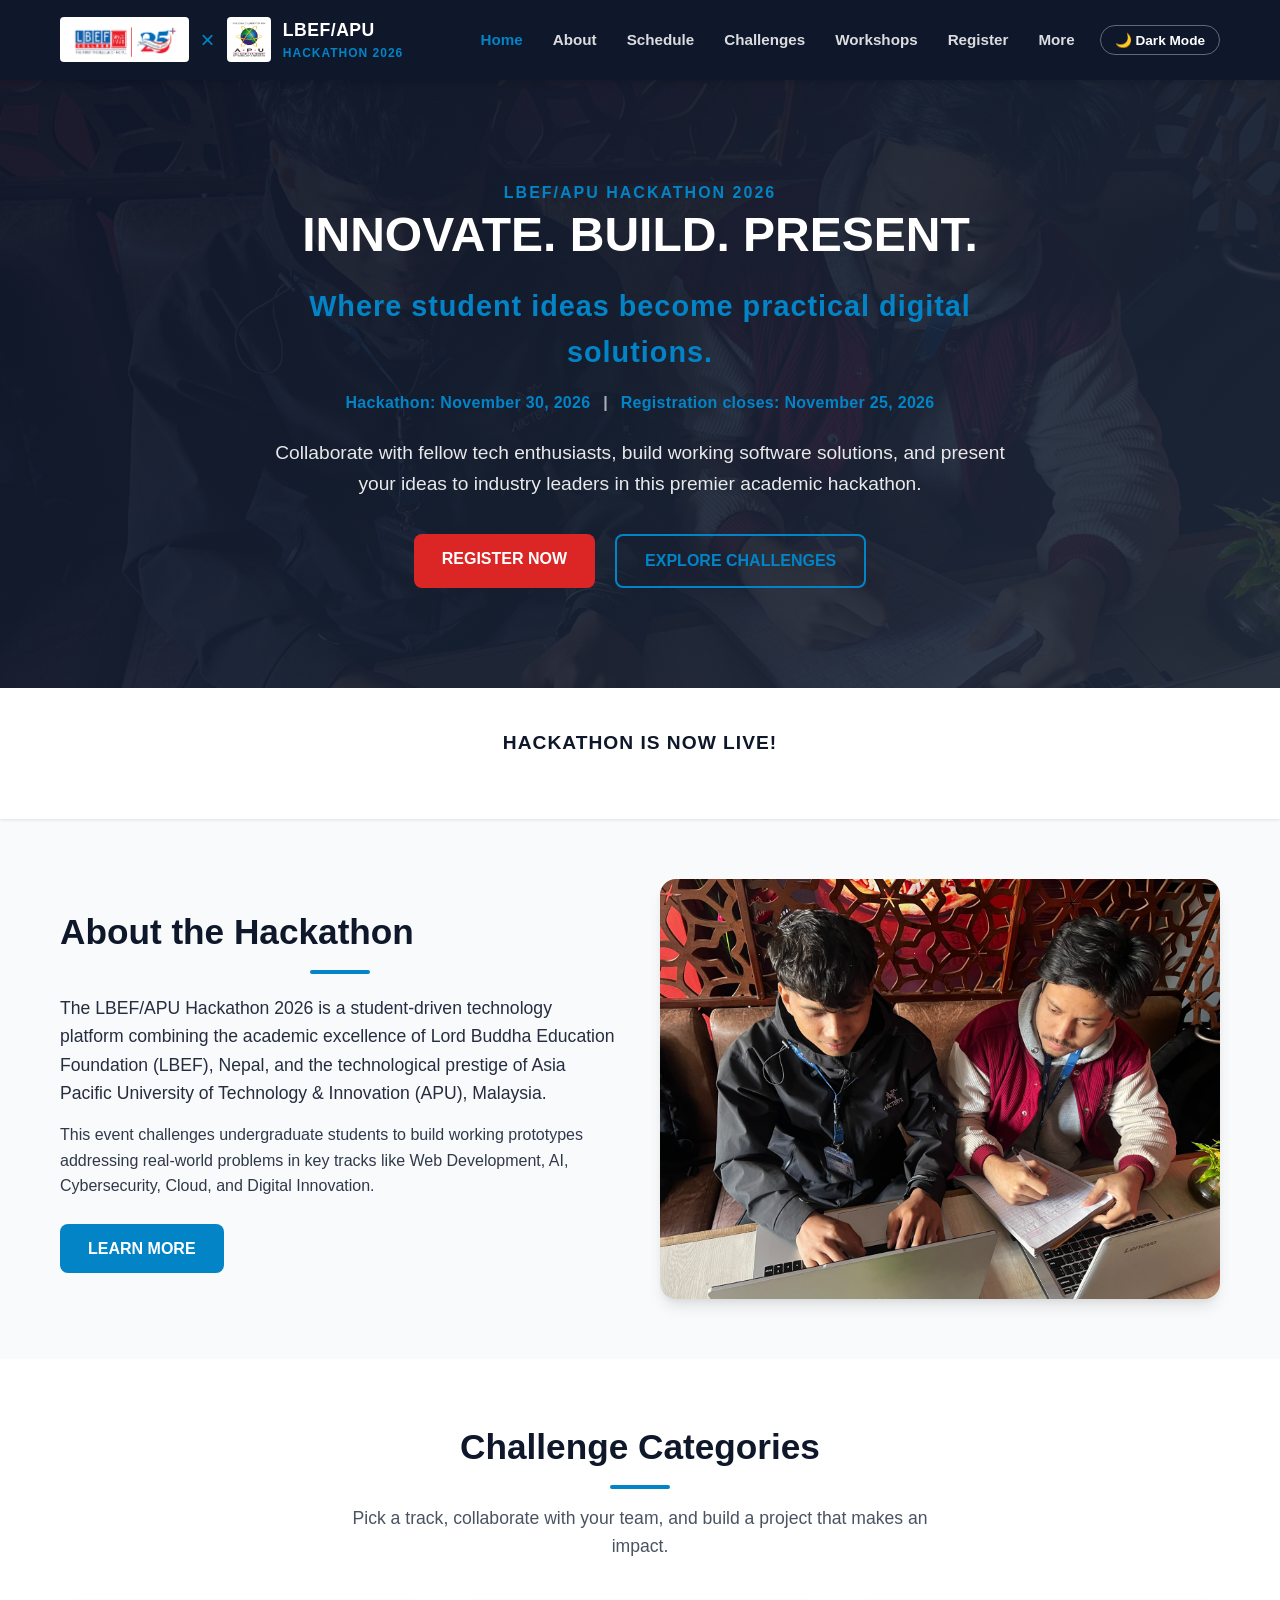
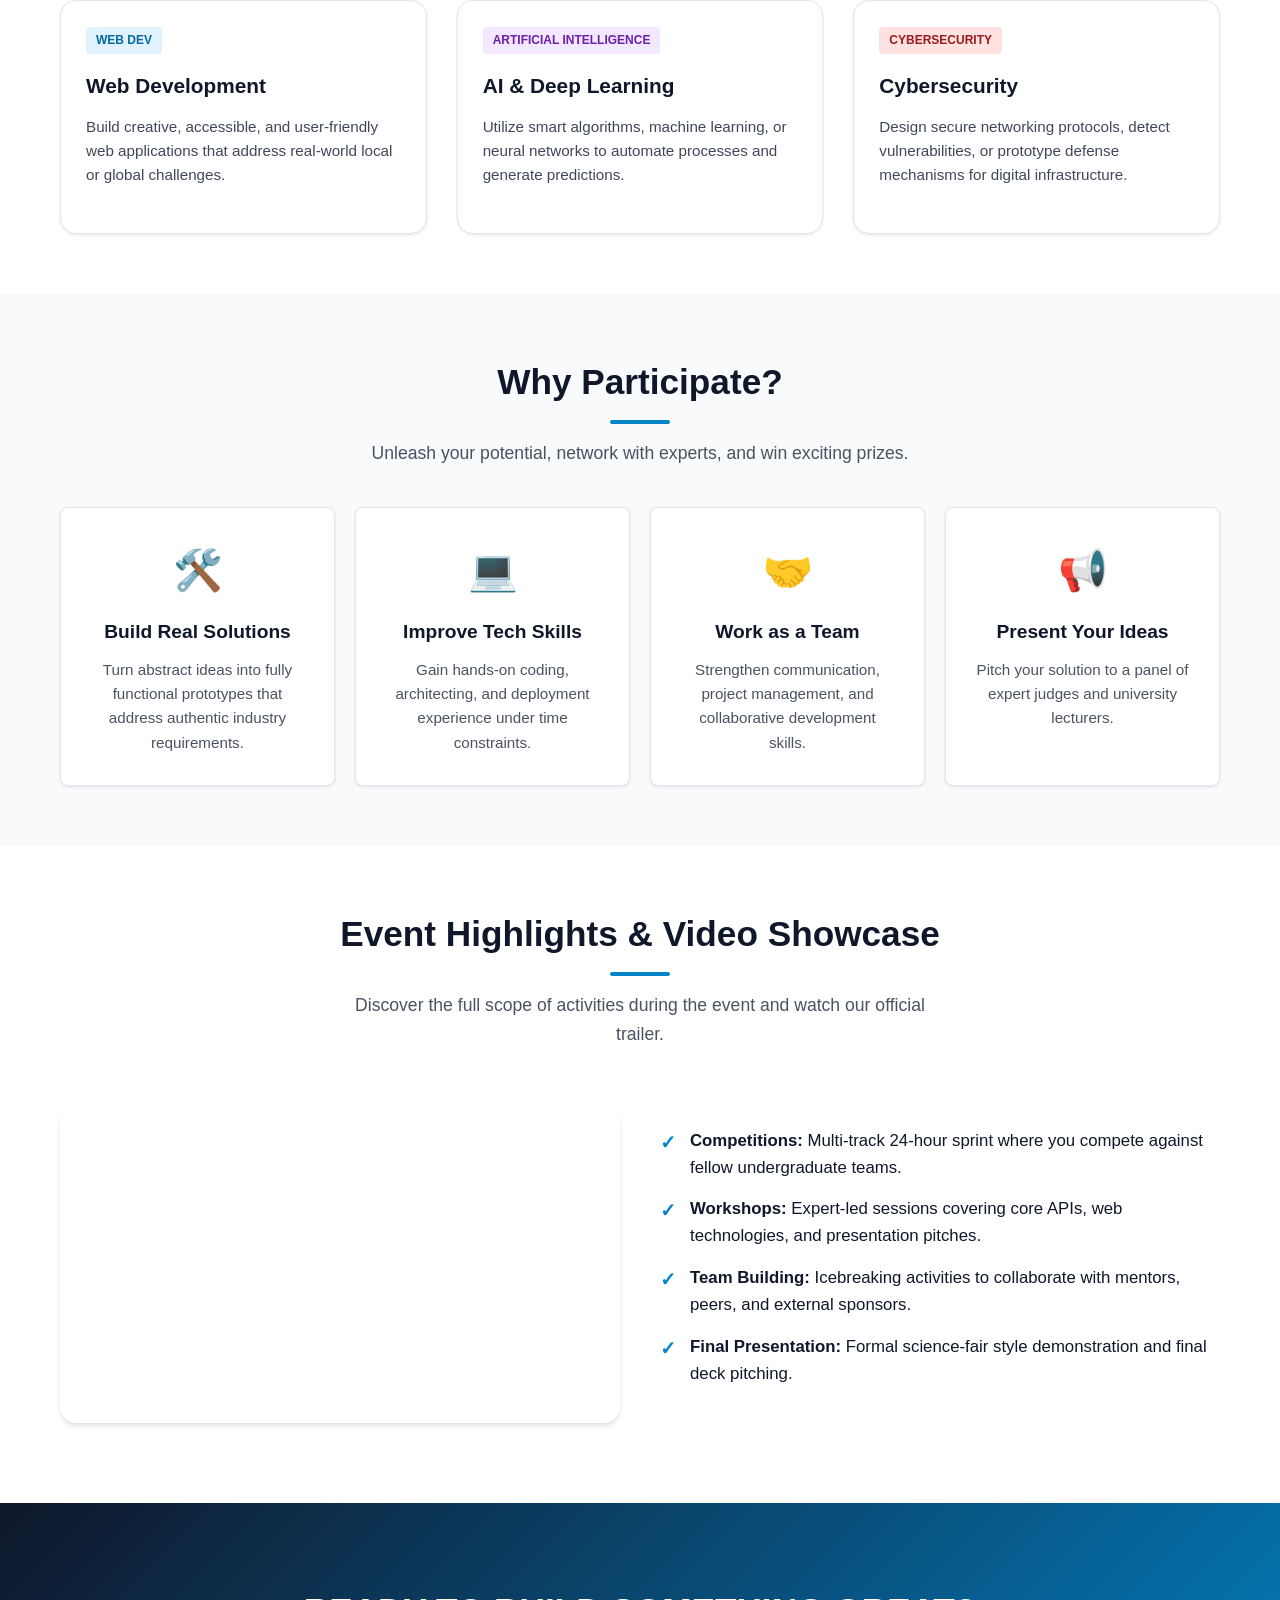
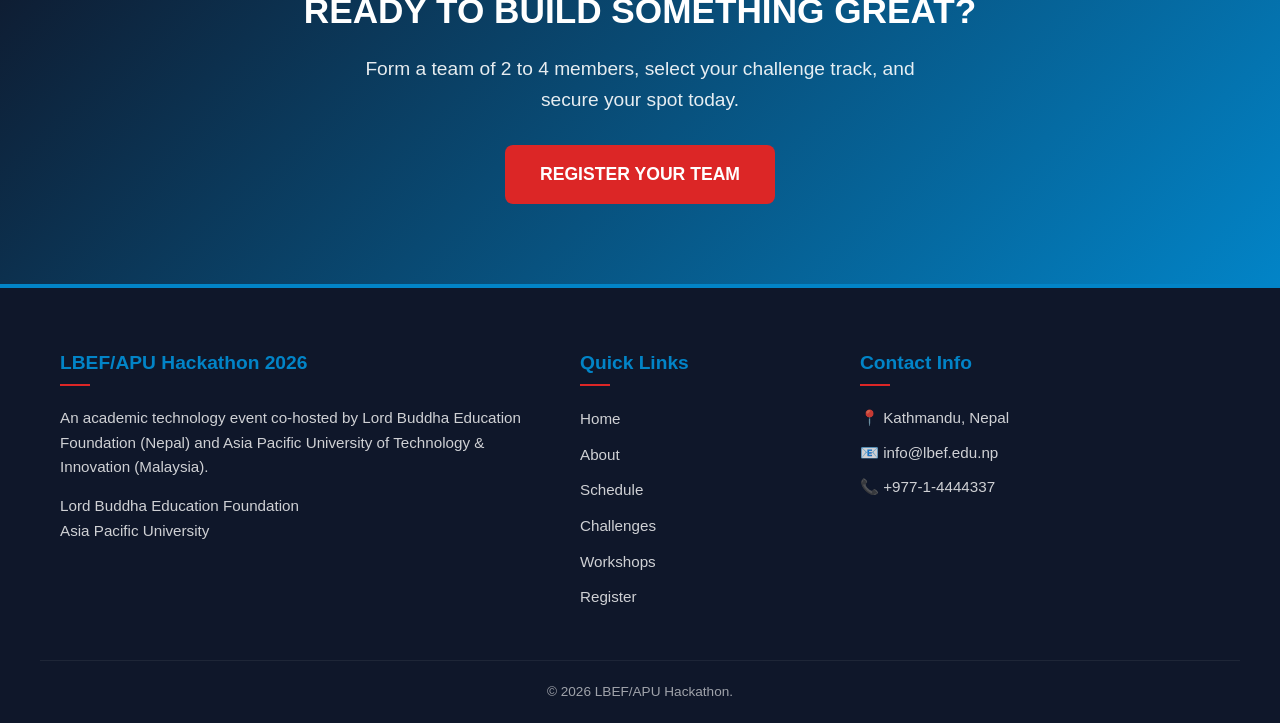
<file: index.html>
<!DOCTYPE html>
<html lang="en">
<head>
    <meta charset="UTF-8">
    <meta name="viewport" content="width=device-width, initial-scale=1.0">
    <title>Home | LBEF/APU Hackathon 2026</title>
    <meta name="description" content="Official LBEF/APU Student Hackathon website. Innovate, Build, and Present practical digital solutions.">
    <link rel="stylesheet" href="css/style.css">
</head>
<body>

    <!-- Header Navigation -->
    <header>
        <div class="container header-container">
            <a href="index.html" class="branding" id="brandingLogo">
                <img src="images/logo/lbef_logo.webp" alt="LBEF Logo" class="logo-img">
                <span class="logo-divider">×</span>
                <img src="images/logo/apu_logo.webp" alt="APU Logo" class="logo-img">
                <div class="branding-text">
                    <span class="branding-title">LBEF/APU</span>
                    <span class="branding-subtitle">Hackathon 2026</span>
                </div>
            </a>
            <button class="hamburger" id="hamburgerToggle" aria-label="Toggle Menu">
                <span></span>
                <span></span>
                <span></span>
            </button>
            <ul class="nav-menu" id="navMenu">
                <li class="nav-item"><a href="index.html" class="nav-link active" id="nav-home">Home</a></li>
                <li class="nav-item"><a href="about.html" class="nav-link" id="nav-about">About</a></li>
                <li class="nav-item"><a href="schedule.html" class="nav-link" id="nav-schedule">Schedule</a></li>
                <li class="nav-item"><a href="challenges.html" class="nav-link" id="nav-challenges">Challenges</a></li>
                <li class="nav-item"><a href="workshops.html" class="nav-link" id="nav-workshops">Workshops</a></li>
                <li class="nav-item"><a href="register.html" class="nav-link" id="nav-register">Register</a></li>
                <li class="nav-item dropdown">
                    <a href="#" class="nav-link dropdown-toggle">More</a>
                    <ul class="dropdown-menu">
                        <li><a href="rules.html" class="nav-link" id="nav-rules">Rules</a></li>
                        <li><a href="resources.html" class="nav-link" id="nav-resources">Resources</a></li>
                        <li><a href="gallery.html" class="nav-link" id="nav-gallery">Gallery</a></li>
                        <li><a href="news.html" class="nav-link" id="nav-news">News</a></li>
                        <li><a href="faq.html" class="nav-link" id="nav-faq">FAQ</a></li>
                        <li><a href="contact.html" class="nav-link" id="nav-contact">Contact</a></li>
                        <li><a href="sponsors.html" class="nav-link" id="nav-sponsors">Sponsors</a></li>
                        <li><a href="feedback.html" class="nav-link" id="nav-feedback">Feedback</a></li>
                    </ul>
                </li>
                <li class="nav-item"><button class="theme-toggle-btn" id="themeToggleBtn" aria-label="Toggle theme">🌙 Dark Mode</button></li>
            </ul>
        </div>
    </header>

    <!-- Hero Section -->
    <section class="hero">
        <div class="container hero-content">
            <span class="hero-tagline">LBEF/APU HACKATHON 2026</span>
            <h1>INNOVATE. BUILD. PRESENT.</h1>
            <p class="hero-motto">Where student ideas become practical digital solutions.</p>
            <p class="event-dates">Hackathon: November 30, 2026 <span aria-hidden="true">|</span> Registration closes: November 25, 2026</p>
            <p class="hero-desc">Collaborate with fellow tech enthusiasts, build working software solutions, and present your ideas to industry leaders in this premier academic hackathon.</p>
            <div class="hero-actions">
                <a href="register.html" class="btn btn-accent">REGISTER NOW</a>
                <a href="challenges.html" class="btn btn-outline">EXPLORE CHALLENGES</a>
            </div>
        </div>
    </section>

    <!-- Countdown Timer -->
    <section class="countdown-section">
        <div class="container">
            <h2 class="countdown-title" id="countdownTitle">HACKATHON STARTS IN</h2>
            <div class="countdown-grid" id="countdownGrid">
                <div class="countdown-card">
                    <span class="countdown-number" id="timerDays">00</span>
                    <span class="countdown-label">Days</span>
                </div>
                <div class="countdown-card">
                    <span class="countdown-number" id="timerHours">00</span>
                    <span class="countdown-label">Hours</span>
                </div>
                <div class="countdown-card">
                    <span class="countdown-number" id="timerMinutes">00</span>
                    <span class="countdown-label">Minutes</span>
                </div>
                <div class="countdown-card">
                    <span class="countdown-number" id="timerSeconds">00</span>
                    <span class="countdown-label">Seconds</span>
                </div>
            </div>
        </div>
    </section>

    <!-- About the Hackathon -->
    <section class="section">
        <div class="container grid-2">
            <div>
                <h2 class="section-title" style="text-align: left; margin-bottom: 20px;">About the Hackathon</h2>
                <p style="margin-bottom: 15px; font-size: 1.1rem; opacity: 0.9;">The LBEF/APU Hackathon 2026 is a student-driven technology platform combining the academic excellence of Lord Buddha Education Foundation (LBEF), Nepal, and the technological prestige of Asia Pacific University of Technology & Innovation (APU), Malaysia.</p>
                <p style="margin-bottom: 25px; opacity: 0.85;">This event challenges undergraduate students to build working prototypes addressing real-world problems in key tracks like Web Development, AI, Cybersecurity, Cloud, and Digital Innovation.</p>
                <a href="about.html" class="btn btn-primary">LEARN MORE</a>
            </div>
            <div>
                <img src="images/student.jpg" alt="Students collaborating on a laptop" style="border-radius: var(--border-radius-lg); box-shadow: var(--shadow-lg);">
            </div>
        </div>
    </section>

    <!-- Challenge Categories -->
    <section class="section" style="background-color: var(--white);">
        <div class="container">
            <h2 class="section-title">Challenge Categories</h2>
            <p class="section-subtitle">Pick a track, collaborate with your team, and build a project that makes an impact.</p>
            <div class="grid-3">
                <!-- Web Dev -->
                <div class="card">
                    <div class="card-body">
                        <span class="card-tag tag-web">Web Dev</span>
                        <h3>Web Development</h3>
                        <p>Build creative, accessible, and user-friendly web applications that address real-world local or global challenges.</p>
                    </div>
                </div>
                <!-- AI -->
                <div class="card">
                    <div class="card-body">
                        <span class="card-tag tag-ai">Artificial Intelligence</span>
                        <h3>AI & Deep Learning</h3>
                        <p>Utilize smart algorithms, machine learning, or neural networks to automate processes and generate predictions.</p>
                    </div>
                </div>
                <!-- Cyber -->
                <div class="card">
                    <div class="card-body">
                        <span class="card-tag tag-cyber">Cybersecurity</span>
                        <h3>Cybersecurity</h3>
                        <p>Design secure networking protocols, detect vulnerabilities, or prototype defense mechanisms for digital infrastructure.</p>
                    </div>
                </div>
            </div>
        </div>
    </section>

    <!-- Why Participate -->
    <section class="section">
        <div class="container">
            <h2 class="section-title">Why Participate?</h2>
            <p class="section-subtitle">Unleash your potential, network with experts, and win exciting prizes.</p>
            <div class="highlight-grid">
                <div class="highlight-card">
                    <div class="highlight-icon">🛠️</div>
                    <h3>Build Real Solutions</h3>
                    <p>Turn abstract ideas into fully functional prototypes that address authentic industry requirements.</p>
                </div>
                <div class="highlight-card">
                    <div class="highlight-icon">💻</div>
                    <h3>Improve Tech Skills</h3>
                    <p>Gain hands-on coding, architecting, and deployment experience under time constraints.</p>
                </div>
                <div class="highlight-card">
                    <div class="highlight-icon">🤝</div>
                    <h3>Work as a Team</h3>
                    <p>Strengthen communication, project management, and collaborative development skills.</p>
                </div>
                <div class="highlight-card">
                    <div class="highlight-icon">📢</div>
                    <h3>Present Your Ideas</h3>
                    <p>Pitch your solution to a panel of expert judges and university lecturers.</p>
                </div>
            </div>
        </div>
    </section>

    <!-- Event Highlights & Multimedia Video Showcase -->
    <section class="section" style="background-color: var(--white);">
        <div class="container">
            <h2 class="section-title">Event Highlights & Video Showcase</h2>
            <p class="section-subtitle">Discover the full scope of activities during the event and watch our official trailer.</p>
            <div class="grid-2">
                <div>
                    <div class="video-responsive-container">
                        <iframe
                            title="International Battle of Hackers 2024"
                            data-video-src="https://www.youtube-nocookie.com/embed/5_e-x4xkSEA?rel=0"
                            referrerpolicy="origin"
                            loading="lazy"
                            tabindex="-1"
                            allow="accelerometer; clipboard-write; encrypted-media; gyroscope; picture-in-picture"
                            allowfullscreen
                            hidden>
                        </iframe>
                        <div class="video-embed-fallback" id="videoEmbedFallback" hidden>
                            <p>The embedded player needs the site to be opened over HTTP or HTTPS. You can also watch the video directly on YouTube.</p>
                            <a class="btn btn-primary" href="https://www.youtube.com/watch?v=5_e-x4xkSEA" target="_blank" rel="noopener noreferrer">Watch on YouTube</a>
                        </div>
                    </div>
                </div>
                <div style="display: flex; flex-direction: column; justify-content: center;">
                    <ul class="rules-list">
                        <li><strong>Competitions:</strong> Multi-track 24-hour sprint where you compete against fellow undergraduate teams.</li>
                        <li><strong>Workshops:</strong> Expert-led sessions covering core APIs, web technologies, and presentation pitches.</li>
                        <li><strong>Team Building:</strong> Icebreaking activities to collaborate with mentors, peers, and external sponsors.</li>
                        <li><strong>Final Presentation:</strong> Formal science-fair style demonstration and final deck pitching.</li>
                    </ul>
                </div>
            </div>
        </div>
    </section>

    <!-- Call to Action -->
    <section class="cta-section">
        <div class="container cta-content">
            <h2>READY TO BUILD SOMETHING GREAT?</h2>
            <p>Form a team of 2 to 4 members, select your challenge track, and secure your spot today.</p>
            <a href="register.html" class="btn btn-accent" style="font-size: 1.1rem; padding: 15px 35px;">REGISTER YOUR TEAM</a>
        </div>
    </section>

    <!-- Footer -->
    <footer>
        <div class="container footer-grid">
            <div class="footer-col footer-about">
                <h3>LBEF/APU Hackathon 2026</h3>
                <p>An academic technology event co-hosted by Lord Buddha Education Foundation (Nepal) and Asia Pacific University of Technology & Innovation (Malaysia).</p>
                <p><a href="https://www.lbef.edu.np/" target="_blank" rel="noopener noreferrer">Lord Buddha Education Foundation</a><br><a href="https://www.apu.edu.my/" target="_blank" rel="noopener noreferrer">Asia Pacific University</a></p>
            </div>
            <div class="footer-col">
                <h3>Quick Links</h3>
                <ul class="footer-links">
                    <li><a href="index.html">Home</a></li>
                    <li><a href="about.html">About</a></li>
                    <li><a href="schedule.html">Schedule</a></li>
                    <li><a href="challenges.html">Challenges</a></li>
                    <li><a href="workshops.html">Workshops</a></li>
                    <li><a href="register.html">Register</a></li>
                </ul>
            </div>
            <div class="footer-col footer-contact">
                <h3>Contact Info</h3>
                <p>📍 Kathmandu, Nepal</p>
                <p>📧 info@lbef.edu.np</p>
                <p>📞 +977-1-4444337</p>
            </div>
        </div>
        <div class="container footer-bottom">
            <p>&copy; 2026 LBEF/APU Hackathon.</p>
        </div>
    </footer>

    <script src="js/script.js"></script>
</body>
</html>
</file>
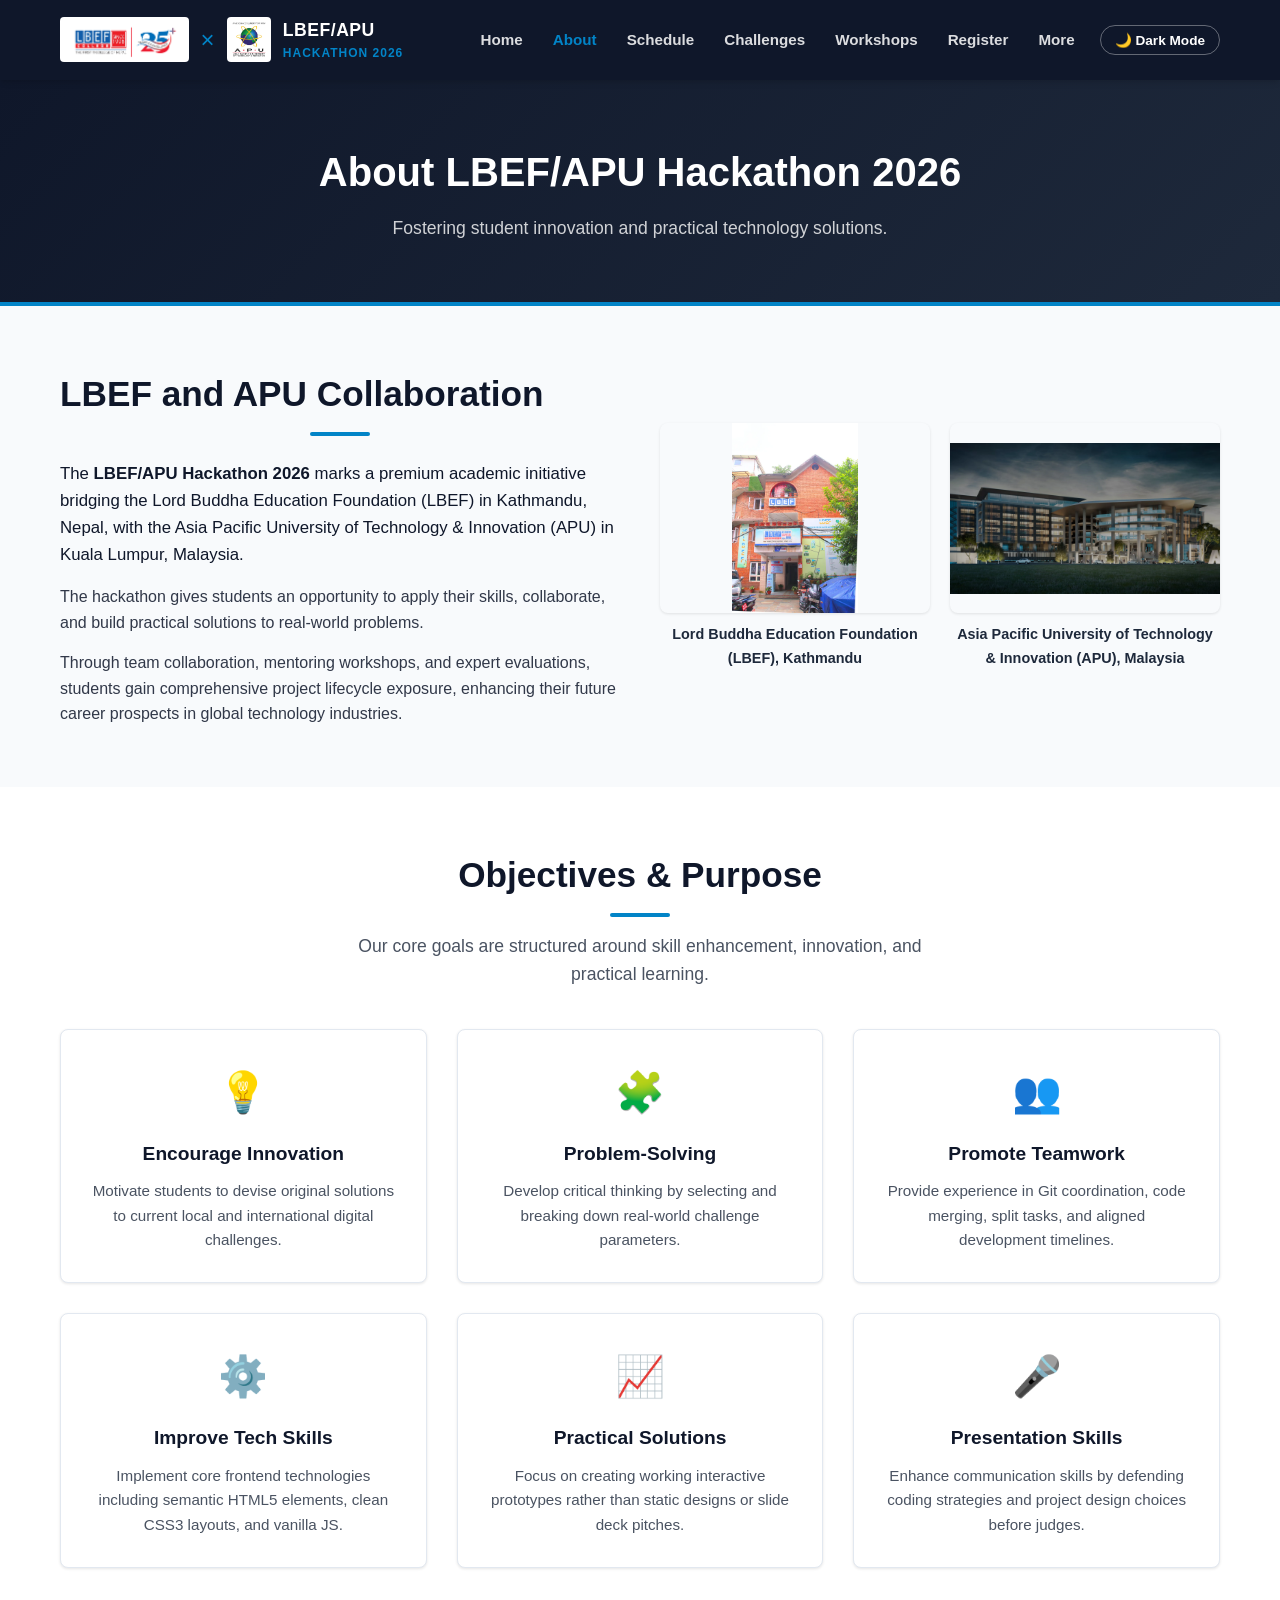
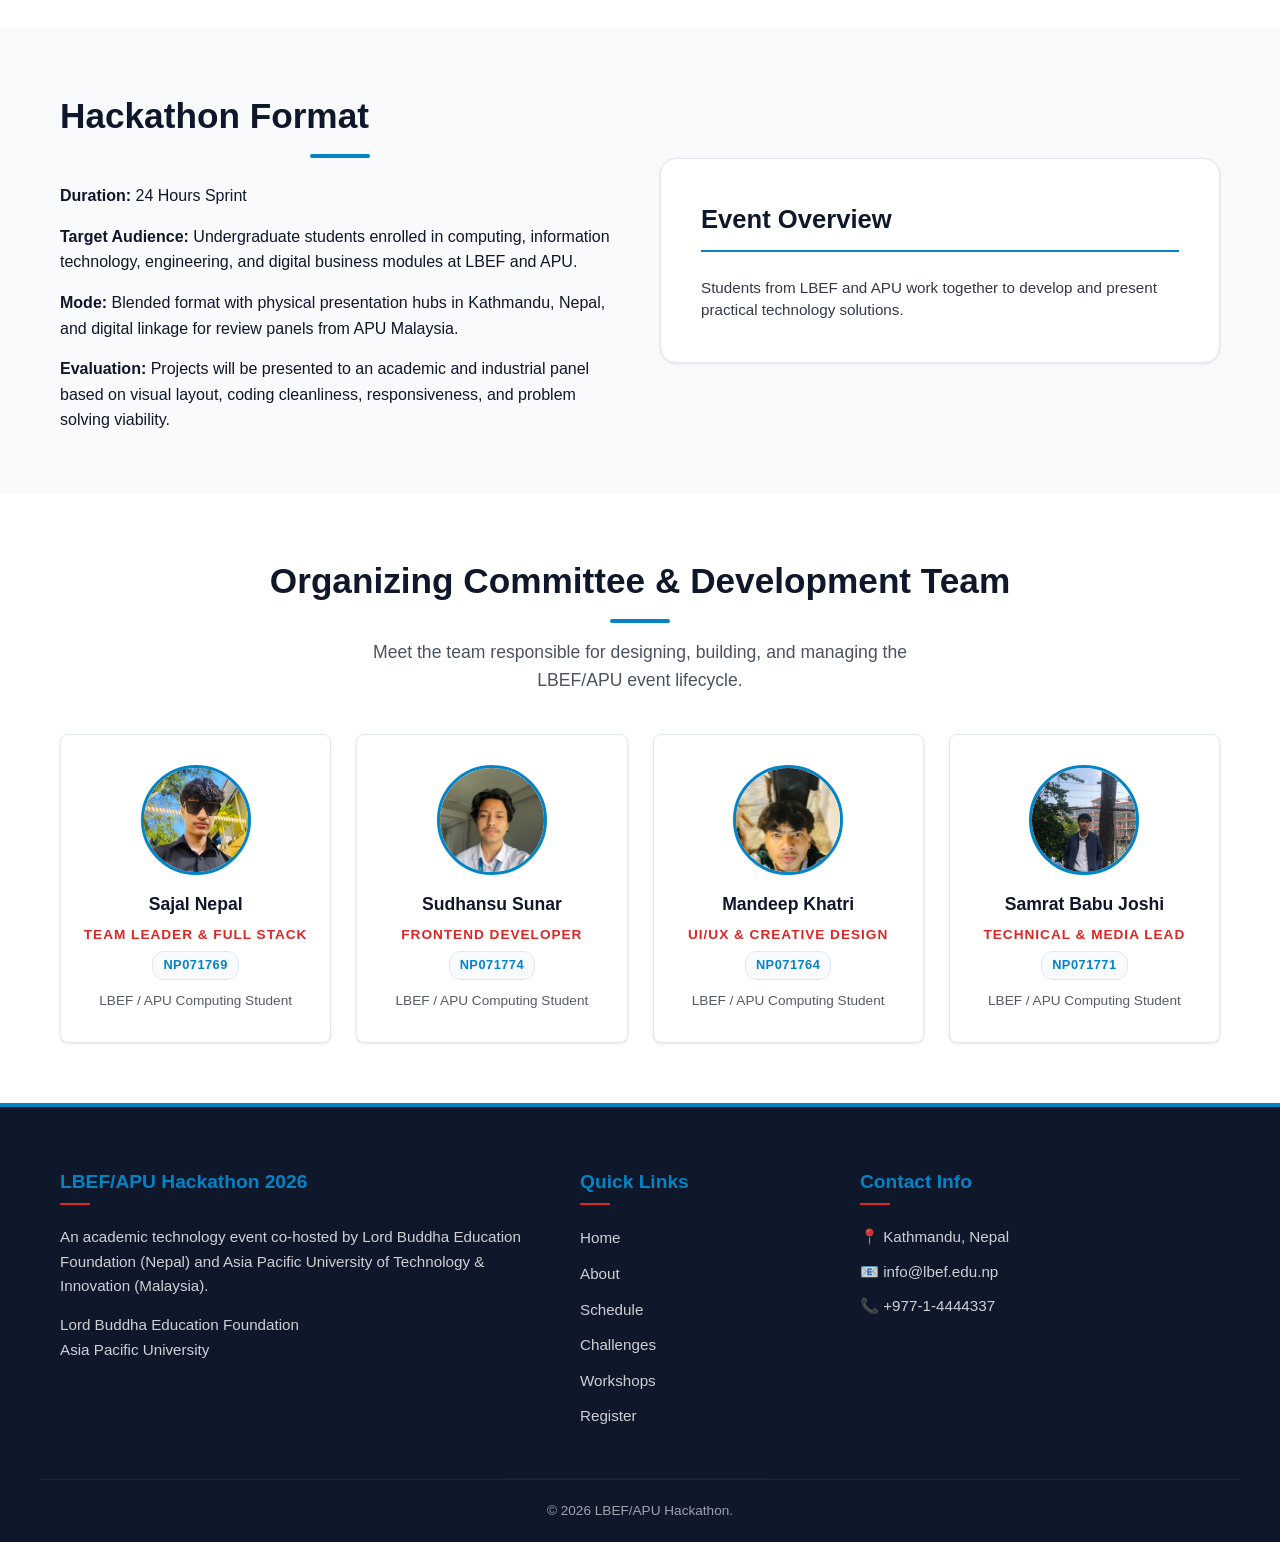
<file: about.html>
<!DOCTYPE html>
<html lang="en">
<head>
    <meta charset="UTF-8">
    <meta name="viewport" content="width=device-width, initial-scale=1.0">
    <title>About Us | LBEF/APU Hackathon 2026</title>
    <meta name="description" content="Learn about the LBEF/APU Hackathon 2026, its objectives, target audience, format, and organizing committee.">
    <link rel="stylesheet" href="css/style.css">
</head>
<body>

    <!-- Header Navigation -->
    <header>
        <div class="container header-container">
            <a href="index.html" class="branding" id="brandingLogo">
                <img src="images/logo/lbef_logo.webp" alt="LBEF Logo" class="logo-img">
                <span class="logo-divider">×</span>
                <img src="images/logo/apu_logo.webp" alt="APU Logo" class="logo-img">
                <div class="branding-text">
                    <span class="branding-title">LBEF/APU</span>
                    <span class="branding-subtitle">Hackathon 2026</span>
                </div>
            </a>
            <button class="hamburger" id="hamburgerToggle" aria-label="Toggle Menu">
                <span></span>
                <span></span>
                <span></span>
            </button>
            <ul class="nav-menu" id="navMenu">
                <li class="nav-item"><a href="index.html" class="nav-link" id="nav-home">Home</a></li>
                <li class="nav-item"><a href="about.html" class="nav-link active" id="nav-about">About</a></li>
                <li class="nav-item"><a href="schedule.html" class="nav-link" id="nav-schedule">Schedule</a></li>
                <li class="nav-item"><a href="challenges.html" class="nav-link" id="nav-challenges">Challenges</a></li>
                <li class="nav-item"><a href="workshops.html" class="nav-link" id="nav-workshops">Workshops</a></li>
                <li class="nav-item"><a href="register.html" class="nav-link" id="nav-register">Register</a></li>
                <li class="nav-item dropdown">
                    <a href="#" class="nav-link dropdown-toggle">More</a>
                    <ul class="dropdown-menu">
                        <li><a href="rules.html" class="nav-link" id="nav-rules">Rules</a></li>
                        <li><a href="resources.html" class="nav-link" id="nav-resources">Resources</a></li>
                        <li><a href="gallery.html" class="nav-link" id="nav-gallery">Gallery</a></li>
                        <li><a href="news.html" class="nav-link" id="nav-news">News</a></li>
                        <li><a href="faq.html" class="nav-link" id="nav-faq">FAQ</a></li>
                        <li><a href="contact.html" class="nav-link" id="nav-contact">Contact</a></li>
                        <li><a href="sponsors.html" class="nav-link" id="nav-sponsors">Sponsors</a></li>
                        <li><a href="feedback.html" class="nav-link" id="nav-feedback">Feedback</a></li>
                    </ul>
                </li>
                <li class="nav-item"><button class="theme-toggle-btn" id="themeToggleBtn" aria-label="Toggle theme">🌙 Dark Mode</button></li>
            </ul>
        </div>
    </header>

    <!-- Page Hero Banner -->
    <section class="page-hero">
        <div class="container">
            <h1>About LBEF/APU Hackathon 2026</h1>
            <p>Fostering student innovation and practical technology solutions.</p>
        </div>
    </section>

    <!-- Event Overview Section -->
    <section class="section">
        <div class="container grid-2">
            <div>
                <h2 class="section-title" style="text-align: left; margin-bottom: 25px;">LBEF and APU Collaboration</h2>
                <p style="margin-bottom: 15px; font-size: 1.05rem;">The <strong>LBEF/APU Hackathon 2026</strong> marks a premium academic initiative bridging the Lord Buddha Education Foundation (LBEF) in Kathmandu, Nepal, with the Asia Pacific University of Technology & Innovation (APU) in Kuala Lumpur, Malaysia.</p>
                <p style="margin-bottom: 15px; opacity: 0.85;">The hackathon gives students an opportunity to apply their skills, collaborate, and build practical solutions to real-world problems.</p>
                <p style="opacity: 0.85;">Through team collaboration, mentoring workshops, and expert evaluations, students gain comprehensive project lifecycle exposure, enhancing their future career prospects in global technology industries.</p>
            </div>
            <div class="institution-logos" aria-label="Academic partner campuses">
                <figure>
                    <img src="images/LBEF.webp" alt="Lord Buddha Education Foundation campus">
                    <figcaption>Lord Buddha Education Foundation (LBEF), Kathmandu</figcaption>
                </figure>
                <figure>
                    <img src="images/APU.webp" alt="Asia Pacific University campus">
                    <figcaption>Asia Pacific University of Technology &amp; Innovation (APU), Malaysia</figcaption>
                </figure>
            </div>
        </div>
    </section>

    <!-- Purpose and Objectives -->
    <section class="section" style="background-color: var(--white);">
        <div class="container">
            <h2 class="section-title">Objectives & Purpose</h2>
            <p class="section-subtitle">Our core goals are structured around skill enhancement, innovation, and practical learning.</p>
            <div class="grid-3" style="margin-top: 30px;">
                <div class="highlight-card">
                    <div class="highlight-icon">💡</div>
                    <h3>Encourage Innovation</h3>
                    <p>Motivate students to devise original solutions to current local and international digital challenges.</p>
                </div>
                <div class="highlight-card">
                    <div class="highlight-icon">🧩</div>
                    <h3>Problem-Solving</h3>
                    <p>Develop critical thinking by selecting and breaking down real-world challenge parameters.</p>
                </div>
                <div class="highlight-card">
                    <div class="highlight-icon">👥</div>
                    <h3>Promote Teamwork</h3>
                    <p>Provide experience in Git coordination, code merging, split tasks, and aligned development timelines.</p>
                </div>
                <div class="highlight-card">
                    <div class="highlight-icon">⚙️</div>
                    <h3>Improve Tech Skills</h3>
                    <p>Implement core frontend technologies including semantic HTML5 elements, clean CSS3 layouts, and vanilla JS.</p>
                </div>
                <div class="highlight-card">
                    <div class="highlight-icon">📈</div>
                    <h3>Practical Solutions</h3>
                    <p>Focus on creating working interactive prototypes rather than static designs or slide deck pitches.</p>
                </div>
                <div class="highlight-card">
                    <div class="highlight-icon">🎤</div>
                    <h3>Presentation Skills</h3>
                    <p>Enhance communication skills by defending coding strategies and project design choices before judges.</p>
                </div>
            </div>
        </div>
    </section>

    <!-- Hackathon Format & Target Audience -->
    <section class="section">
        <div class="container grid-2">
            <div>
                <h2 class="section-title" style="text-align: left; margin-bottom: 25px;">Hackathon Format</h2>
                <p style="margin-bottom: 15px;"><strong>Duration:</strong> 24 Hours Sprint</p>
                <p style="margin-bottom: 15px;"><strong>Target Audience:</strong> Undergraduate students enrolled in computing, information technology, engineering, and digital business modules at LBEF and APU.</p>
                <p style="margin-bottom: 15px;"><strong>Mode:</strong> Blended format with physical presentation hubs in Kathmandu, Nepal, and digital linkage for review panels from APU Malaysia.</p>
                <p><strong>Evaluation:</strong> Projects will be presented to an academic and industrial panel based on visual layout, coding cleanliness, responsiveness, and problem solving viability.</p>
            </div>
            <div>
                <div class="rules-wrapper" style="margin-bottom: 0;">
                    <h2>Event Overview</h2>
                    <p style="font-size: 0.95rem; line-height: 1.5; opacity: 0.85;">Students from LBEF and APU work together to develop and present practical technology solutions.</p>
                </div>
            </div>
        </div>
    </section>

    <!-- Organizing Committee & Development Team Section -->
    <section class="section" style="background-color: var(--white);">
        <div class="container">
            <h2 class="section-title">Organizing Committee & Development Team</h2>
            <p class="section-subtitle">Meet the team responsible for designing, building, and managing the LBEF/APU event lifecycle.</p>
            <div class="team-grid">
                <!-- Team Member 1: Sajal Nepal -->
                <div class="team-card">
                    <img src="images/Sajal.png" alt="Sajal Nepal" class="team-avatar-img">
                    <h3>Sajal Nepal</h3>
                    <p class="role">Team Leader & Full Stack</p>
                    <span class="student-id-badge">NP071769</span>
                    <p style="font-size: 0.85rem; opacity: 0.7; margin-top: 10px;">LBEF / APU Computing Student</p>
                </div>
                <!-- Team Member 2: Sudhansu Sunar -->
                <div class="team-card">
                    <img src="images/Sudhansu.jpeg" alt="Sudhansu Sunar" class="team-avatar-img">
                    <h3>Sudhansu Sunar</h3>
                    <p class="role">Frontend Developer</p>
                    <span class="student-id-badge">NP071774</span>
                    <p style="font-size: 0.85rem; opacity: 0.7; margin-top: 10px;">LBEF / APU Computing Student</p>
                </div>
                <!-- Team Member 3: Mandeep Khatri -->
                <div class="team-card">
                    <img src="images/Mandeep.jpeg" alt="Mandeep Khatri" class="team-avatar-img">
                    <h3>Mandeep Khatri</h3>
                    <p class="role">UI/UX & Creative Design</p>
                    <span class="student-id-badge">NP071764</span>
                    <p style="font-size: 0.85rem; opacity: 0.7; margin-top: 10px;">LBEF / APU Computing Student</p>
                </div>
                <!-- Team Member 4: Samrat Babu Joshi -->
                <div class="team-card">
                    <img src="images/Samrat.jpeg" alt="Samrat Babu Joshi" class="team-avatar-img">
                    <h3>Samrat Babu Joshi</h3>
                    <p class="role">Technical & Media Lead</p>
                    <span class="student-id-badge">NP071771</span>
                    <p style="font-size: 0.85rem; opacity: 0.7; margin-top: 10px;">LBEF / APU Computing Student</p>
                </div>
            </div>
        </div>
    </section>

    <!-- Footer -->
    <footer>
        <div class="container footer-grid">
            <div class="footer-col footer-about">
                <h3>LBEF/APU Hackathon 2026</h3>
                <p>An academic technology event co-hosted by Lord Buddha Education Foundation (Nepal) and Asia Pacific University of Technology & Innovation (Malaysia).</p>
                <p><a href="https://www.lbef.edu.np/" target="_blank" rel="noopener noreferrer">Lord Buddha Education Foundation</a><br><a href="https://www.apu.edu.my/" target="_blank" rel="noopener noreferrer">Asia Pacific University</a></p>
            </div>
            <div class="footer-col">
                <h3>Quick Links</h3>
                <ul class="footer-links">
                    <li><a href="index.html">Home</a></li>
                    <li><a href="about.html">About</a></li>
                    <li><a href="schedule.html">Schedule</a></li>
                    <li><a href="challenges.html">Challenges</a></li>
                    <li><a href="workshops.html">Workshops</a></li>
                    <li><a href="register.html">Register</a></li>
                </ul>
            </div>
            <div class="footer-col footer-contact">
                <h3>Contact Info</h3>
                <p>📍 Kathmandu, Nepal</p>
                <p>📧 info@lbef.edu.np</p>
                <p>📞 +977-1-4444337</p>
            </div>
        </div>
        <div class="container footer-bottom">
            <p>&copy; 2026 LBEF/APU Hackathon.</p>
        </div>
    </footer>

    <script src="js/script.js"></script>
</body>
</html>
</file>
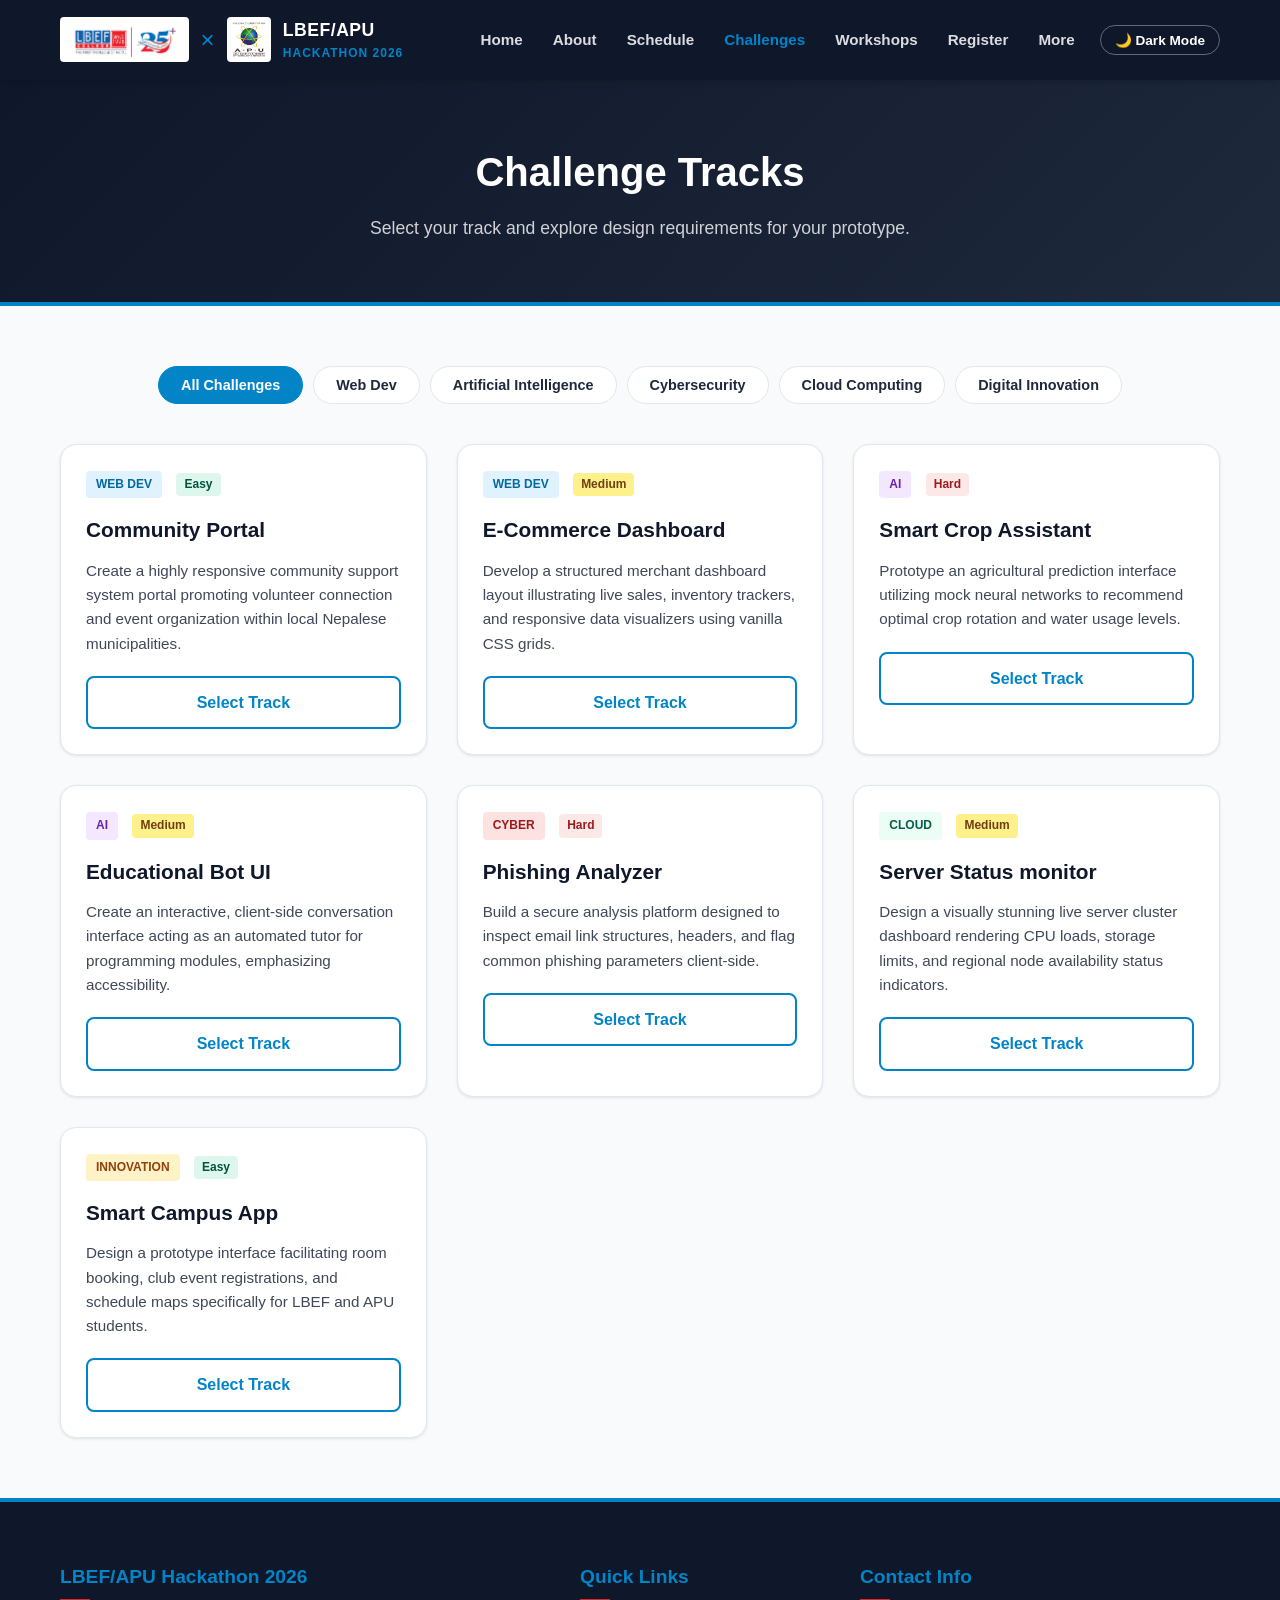
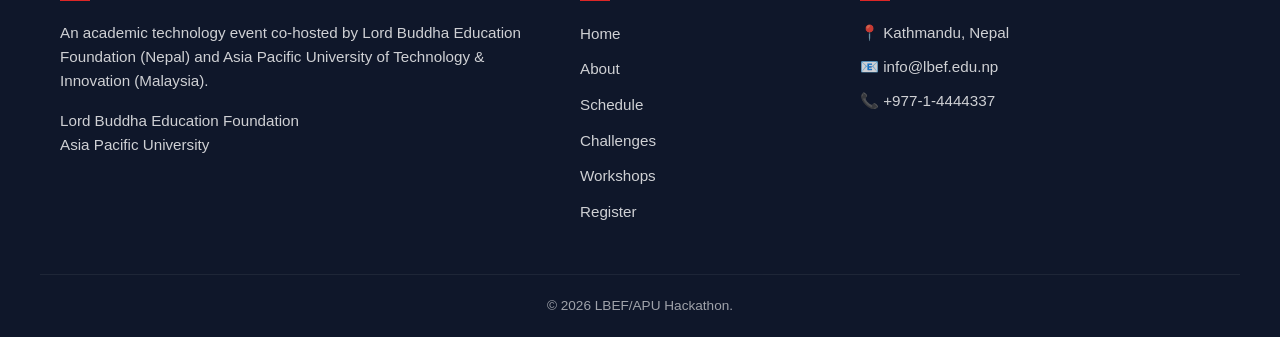
<file: challenges.html>
<!DOCTYPE html>
<html lang="en">
<head>
    <meta charset="UTF-8">
    <meta name="viewport" content="width=device-width, initial-scale=1.0">
    <title>Challenges | LBEF/APU Hackathon 2026</title>
    <meta name="description" content="Browse challenge categories and filter through specific tracks for the LBEF/APU Hackathon 2026.">
    <link rel="stylesheet" href="css/style.css">
</head>
<body>

    <!-- Header Navigation -->
    <header>
        <div class="container header-container">
            <a href="index.html" class="branding" id="brandingLogo">
                <img src="images/logo/lbef_logo.webp" alt="LBEF Logo" class="logo-img">
                <span class="logo-divider">×</span>
                <img src="images/logo/apu_logo.webp" alt="APU Logo" class="logo-img">
                <div class="branding-text">
                    <span class="branding-title">LBEF/APU</span>
                    <span class="branding-subtitle">Hackathon 2026</span>
                </div>
            </a>
            <button class="hamburger" id="hamburgerToggle" aria-label="Toggle Menu">
                <span></span>
                <span></span>
                <span></span>
            </button>
            <ul class="nav-menu" id="navMenu">
                <li class="nav-item"><a href="index.html" class="nav-link" id="nav-home">Home</a></li>
                <li class="nav-item"><a href="about.html" class="nav-link" id="nav-about">About</a></li>
                <li class="nav-item"><a href="schedule.html" class="nav-link" id="nav-schedule">Schedule</a></li>
                <li class="nav-item"><a href="challenges.html" class="nav-link active" id="nav-challenges">Challenges</a></li>
                <li class="nav-item"><a href="workshops.html" class="nav-link" id="nav-workshops">Workshops</a></li>
                <li class="nav-item"><a href="register.html" class="nav-link" id="nav-register">Register</a></li>
                <li class="nav-item dropdown">
                    <a href="#" class="nav-link dropdown-toggle">More</a>
                    <ul class="dropdown-menu">
                        <li><a href="rules.html" class="nav-link" id="nav-rules">Rules</a></li>
                        <li><a href="resources.html" class="nav-link" id="nav-resources">Resources</a></li>
                        <li><a href="gallery.html" class="nav-link" id="nav-gallery">Gallery</a></li>
                        <li><a href="news.html" class="nav-link" id="nav-news">News</a></li>
                        <li><a href="faq.html" class="nav-link" id="nav-faq">FAQ</a></li>
                        <li><a href="contact.html" class="nav-link" id="nav-contact">Contact</a></li>
                        <li><a href="sponsors.html" class="nav-link" id="nav-sponsors">Sponsors</a></li>
                        <li><a href="feedback.html" class="nav-link" id="nav-feedback">Feedback</a></li>
                    </ul>
                </li>
                <li class="nav-item"><button class="theme-toggle-btn" id="themeToggleBtn" aria-label="Toggle theme">🌙 Dark Mode</button></li>
            </ul>
        </div>
    </header>

    <!-- Page Hero Banner -->
    <section class="page-hero">
        <div class="container">
            <h1>Challenge Tracks</h1>
            <p>Select your track and explore design requirements for your prototype.</p>
        </div>
    </section>

    <!-- Challenges Grid Section -->
    <section class="section">
        <div class="container">
            
            <!-- Category Filter Buttons -->
            <div class="filter-container">
                <button class="filter-btn active" data-filter="all">All Challenges</button>
                <button class="filter-btn" data-filter="web">Web Dev</button>
                <button class="filter-btn" data-filter="ai">Artificial Intelligence</button>
                <button class="filter-btn" data-filter="cyber">Cybersecurity</button>
                <button class="filter-btn" data-filter="cloud">Cloud Computing</button>
                <button class="filter-btn" data-filter="digital">Digital Innovation</button>
            </div>

            <!-- Challenges Cards Grid -->
            <div class="grid-3" id="challengesGrid">
                
                <!-- Web Challenge 1 -->
                <div class="card challenge-card" data-category="web">
                    <div class="card-body">
                        <span class="card-tag tag-web">Web Dev</span>
                        <span class="difficulty-tag difficulty-easy">Easy</span>
                        <h3>Community Portal</h3>
                        <p>Create a highly responsive community support system portal promoting volunteer connection and event organization within local Nepalese municipalities.</p>
                        <a href="register.html" class="btn btn-outline" style="width: 100%;">Select Track</a>
                    </div>
                </div>

                <!-- Web Challenge 2 -->
                <div class="card challenge-card" data-category="web">
                    <div class="card-body">
                        <span class="card-tag tag-web">Web Dev</span>
                        <span class="difficulty-tag difficulty-medium">Medium</span>
                        <h3>E-Commerce Dashboard</h3>
                        <p>Develop a structured merchant dashboard layout illustrating live sales, inventory trackers, and responsive data visualizers using vanilla CSS grids.</p>
                        <a href="register.html" class="btn btn-outline" style="width: 100%;">Select Track</a>
                    </div>
                </div>

                <!-- AI Challenge 1 -->
                <div class="card challenge-card" data-category="ai">
                    <div class="card-body">
                        <span class="card-tag tag-ai">AI</span>
                        <span class="difficulty-tag difficulty-hard">Hard</span>
                        <h3>Smart Crop Assistant</h3>
                        <p>Prototype an agricultural prediction interface utilizing mock neural networks to recommend optimal crop rotation and water usage levels.</p>
                        <a href="register.html" class="btn btn-outline" style="width: 100%;">Select Track</a>
                    </div>
                </div>

                <!-- AI Challenge 2 -->
                <div class="card challenge-card" data-category="ai">
                    <div class="card-body">
                        <span class="card-tag tag-ai">AI</span>
                        <span class="difficulty-tag difficulty-medium">Medium</span>
                        <h3>Educational Bot UI</h3>
                        <p>Create an interactive, client-side conversation interface acting as an automated tutor for programming modules, emphasizing accessibility.</p>
                        <a href="register.html" class="btn btn-outline" style="width: 100%;">Select Track</a>
                    </div>
                </div>

                <!-- Cybersecurity Challenge 1 -->
                <div class="card challenge-card" data-category="cyber">
                    <div class="card-body">
                        <span class="card-tag tag-cyber">Cyber</span>
                        <span class="difficulty-tag difficulty-hard">Hard</span>
                        <h3>Phishing Analyzer</h3>
                        <p>Build a secure analysis platform designed to inspect email link structures, headers, and flag common phishing parameters client-side.</p>
                        <a href="register.html" class="btn btn-outline" style="width: 100%;">Select Track</a>
                    </div>
                </div>

                <!-- Cloud Challenge 1 -->
                <div class="card challenge-card" data-category="cloud">
                    <div class="card-body">
                        <span class="card-tag tag-cloud">Cloud</span>
                        <span class="difficulty-tag difficulty-medium">Medium</span>
                        <h3>Server Status monitor</h3>
                        <p>Design a visually stunning live server cluster dashboard rendering CPU loads, storage limits, and regional node availability status indicators.</p>
                        <a href="register.html" class="btn btn-outline" style="width: 100%;">Select Track</a>
                    </div>
                </div>

                <!-- Digital Innovation Challenge 1 -->
                <div class="card challenge-card" data-category="digital">
                    <div class="card-body">
                        <span class="card-tag tag-digital">Innovation</span>
                        <span class="difficulty-tag difficulty-easy">Easy</span>
                        <h3>Smart Campus App</h3>
                        <p>Design a prototype interface facilitating room booking, club event registrations, and schedule maps specifically for LBEF and APU students.</p>
                        <a href="register.html" class="btn btn-outline" style="width: 100%;">Select Track</a>
                    </div>
                </div>

            </div>
            
            
        </div>
    </section>

    <!-- Footer -->
    <footer>
        <div class="container footer-grid">
            <div class="footer-col footer-about">
                <h3>LBEF/APU Hackathon 2026</h3>
                <p>An academic technology event co-hosted by Lord Buddha Education Foundation (Nepal) and Asia Pacific University of Technology & Innovation (Malaysia).</p>
                <p><a href="https://www.lbef.edu.np/" target="_blank" rel="noopener noreferrer">Lord Buddha Education Foundation</a><br><a href="https://www.apu.edu.my/" target="_blank" rel="noopener noreferrer">Asia Pacific University</a></p>
            </div>
            <div class="footer-col">
                <h3>Quick Links</h3>
                <ul class="footer-links">
                    <li><a href="index.html">Home</a></li>
                    <li><a href="about.html">About</a></li>
                    <li><a href="schedule.html">Schedule</a></li>
                    <li><a href="challenges.html">Challenges</a></li>
                    <li><a href="workshops.html">Workshops</a></li>
                    <li><a href="register.html">Register</a></li>
                </ul>
            </div>
            <div class="footer-col footer-contact">
                <h3>Contact Info</h3>
                <p>📍 Kathmandu, Nepal</p>
                <p>📧 info@lbef.edu.np</p>
                <p>📞 +977-1-4444337</p>
            </div>
        </div>
        <div class="container footer-bottom">
            <p>&copy; 2026 LBEF/APU Hackathon.</p>
        </div>
    </footer>

    <script src="js/script.js"></script>
</body>
</html>
</file>
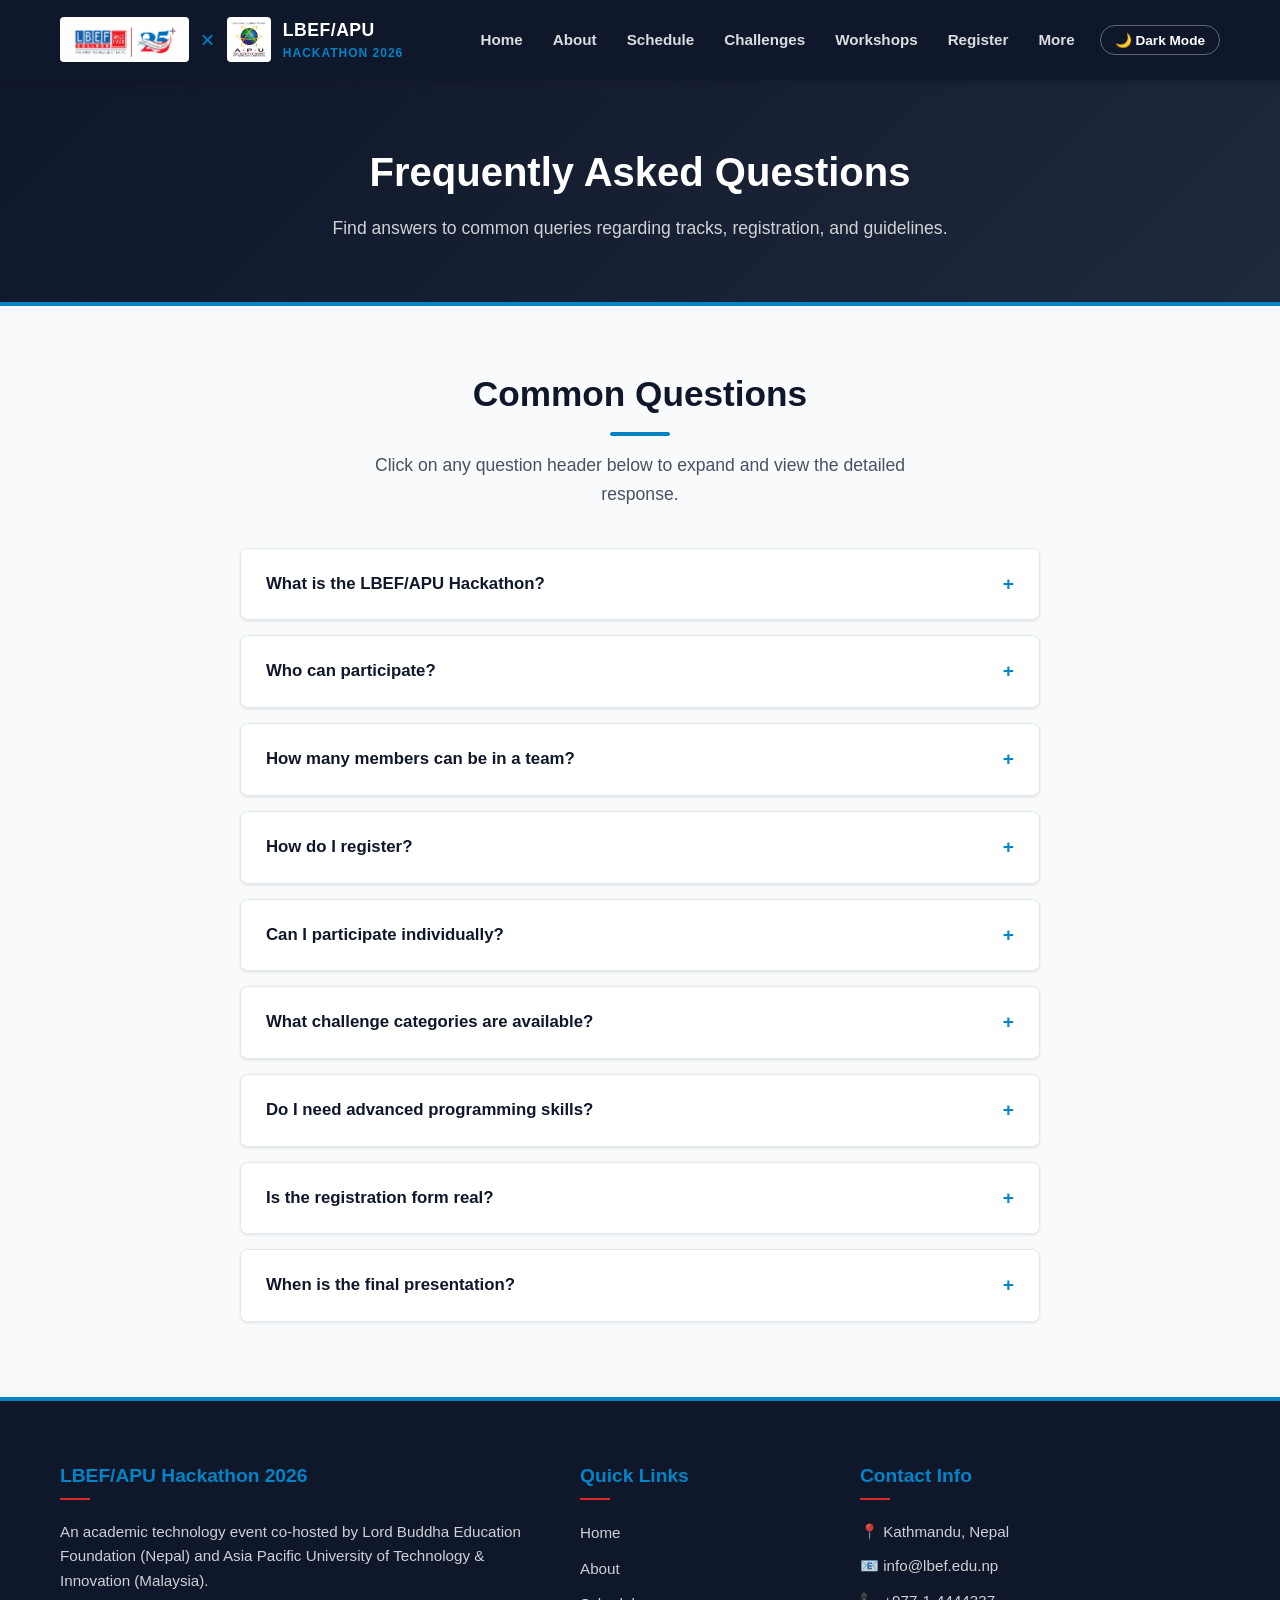
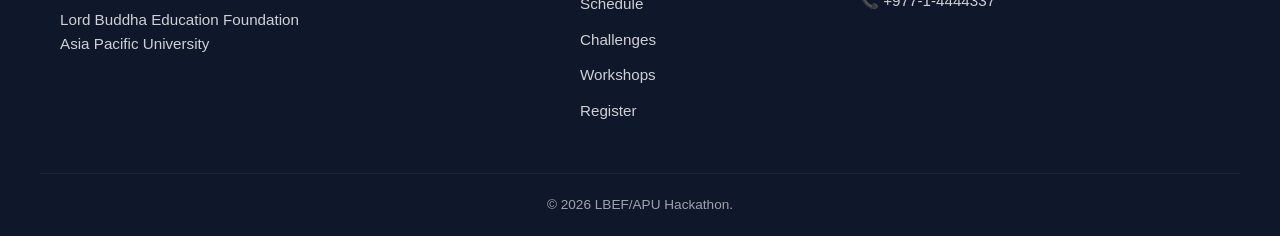
<file: faq.html>
<!DOCTYPE html>
<html lang="en">
<head>
    <meta charset="UTF-8">
    <meta name="viewport" content="width=device-width, initial-scale=1.0">
    <title>FAQ | LBEF/APU Hackathon 2026</title>
    <meta name="description" content="Find answers to frequently asked questions about registration, eligibility, and challenge tracks.">
    <link rel="stylesheet" href="css/style.css">
</head>
<body>

    <!-- Header Navigation -->
    <header>
        <div class="container header-container">
            <a href="index.html" class="branding" id="brandingLogo">
                <img src="images/logo/lbef_logo.webp" alt="LBEF Logo" class="logo-img">
                <span class="logo-divider">×</span>
                <img src="images/logo/apu_logo.webp" alt="APU Logo" class="logo-img">
                <div class="branding-text">
                    <span class="branding-title">LBEF/APU</span>
                    <span class="branding-subtitle">Hackathon 2026</span>
                </div>
            </a>
            <button class="hamburger" id="hamburgerToggle" aria-label="Toggle Menu">
                <span></span>
                <span></span>
                <span></span>
            </button>
            <ul class="nav-menu" id="navMenu">
                <li class="nav-item"><a href="index.html" class="nav-link" id="nav-home">Home</a></li>
                <li class="nav-item"><a href="about.html" class="nav-link" id="nav-about">About</a></li>
                <li class="nav-item"><a href="schedule.html" class="nav-link" id="nav-schedule">Schedule</a></li>
                <li class="nav-item"><a href="challenges.html" class="nav-link" id="nav-challenges">Challenges</a></li>
                <li class="nav-item"><a href="workshops.html" class="nav-link" id="nav-workshops">Workshops</a></li>
                <li class="nav-item"><a href="register.html" class="nav-link" id="nav-register">Register</a></li>
                <li class="nav-item dropdown">
                    <a href="#" class="nav-link dropdown-toggle">More</a>
                    <ul class="dropdown-menu">
                        <li><a href="rules.html" class="nav-link" id="nav-rules">Rules</a></li>
                        <li><a href="resources.html" class="nav-link" id="nav-resources">Resources</a></li>
                        <li><a href="gallery.html" class="nav-link" id="nav-gallery">Gallery</a></li>
                        <li><a href="news.html" class="nav-link" id="nav-news">News</a></li>
                        <li><a href="faq.html" class="nav-link active" id="nav-faq">FAQ</a></li>
                        <li><a href="contact.html" class="nav-link" id="nav-contact">Contact</a></li>
                        <li><a href="sponsors.html" class="nav-link" id="nav-sponsors">Sponsors</a></li>
                        <li><a href="feedback.html" class="nav-link" id="nav-feedback">Feedback</a></li>
                    </ul>
                </li>
                <li class="nav-item"><button class="theme-toggle-btn" id="themeToggleBtn" aria-label="Toggle theme">🌙 Dark Mode</button></li>
            </ul>
        </div>
    </header>

    <!-- Page Hero Banner -->
    <section class="page-hero">
        <div class="container">
            <h1>Frequently Asked Questions</h1>
            <p>Find answers to common queries regarding tracks, registration, and guidelines.</p>
        </div>
    </section>

    <!-- FAQ Accordion Section -->
    <section class="section">
        <div class="container">
            <h2 class="section-title">Common Questions</h2>
            <p class="section-subtitle">Click on any question header below to expand and view the detailed response.</p>
            
            <div class="faq-container">
                
                <!-- Q1 -->
                <div class="faq-item">
                    <div class="faq-question">
                        <span>What is the LBEF/APU Hackathon?</span>
                        <span class="faq-icon">+</span>
                    </div>
                    <div class="faq-answer">
                        <p>It is a student-focused technology competition co-designed by Lord Buddha Education Foundation (LBEF) Nepal and Asia Pacific University of Technology & Innovation (APU) Malaysia. Students collaborate to create digital prototypes solving specific real-world problems.</p>
                    </div>
                </div>

                <!-- Q2 -->
                <div class="faq-item">
                    <div class="faq-question">
                        <span>Who can participate?</span>
                        <span class="faq-icon">+</span>
                    </div>
                    <div class="faq-answer">
                        <p>Any active undergraduate student enrolled in computer science, information technology, engineering, or related business tracks at LBEF or APU campuses.</p>
                    </div>
                </div>

                <!-- Q3 -->
                <div class="faq-item">
                    <div class="faq-question">
                        <span>How many members can be in a team?</span>
                        <span class="faq-icon">+</span>
                    </div>
                    <div class="faq-answer">
                        <p>Teams must consist of at least 2 members and a maximum of 4 members. Single entries are not allowed to foster coordination experiences.</p>
                    </div>
                </div>

                <!-- Q4 -->
                <div class="faq-item">
                    <div class="faq-question">
                        <span>How do I register?</span>
                        <span class="faq-icon">+</span>
                    </div>
                    <div class="faq-answer">
                        <p>Navigate to the <a href="register.html" style="color: var(--secondary); text-decoration: underline; font-weight: 700;">Registration Page</a> on this website, fill in your team details, and check the agreement terms.</p>
                    </div>
                </div>

                <!-- Q5 -->
                <div class="faq-item">
                    <div class="faq-question">
                        <span>Can I participate individually?</span>
                        <span class="faq-icon">+</span>
                    </div>
                    <div class="faq-answer">
                        <p>No, you cannot. All submissions must represent collective efforts of at least 2 student developers to match academic evaluation requirements.</p>
                    </div>
                </div>

                <!-- Q6 -->
                <div class="faq-item">
                    <div class="faq-question">
                        <span>What challenge categories are available?</span>
                        <span class="faq-icon">+</span>
                    </div>
                    <div class="faq-answer">
                        <p>We host 5 major tracks: Web Development, Artificial Intelligence, Cybersecurity, Cloud Computing, and Digital Innovation.</p>
                    </div>
                </div>

                <!-- Q7 -->
                <div class="faq-item">
                    <div class="faq-question">
                        <span>Do I need advanced programming skills?</span>
                        <span class="faq-icon">+</span>
                    </div>
                    <div class="faq-answer">
                        <p>No. The competition welcomes all skill levels. Introductory courses materials (HTML, CSS, basic JS) are sufficient to build interactive prototypes for presentation.</p>
                    </div>
                </div>

                <!-- Q8 -->
                <div class="faq-item">
                    <div class="faq-question">
                        <span>Is the registration form real?</span>
                        <span class="faq-icon">+</span>
                    </div>
                    <div class="faq-answer">
                        <p>No, information entered on this website is not stored or sent to a database.</p>
                    </div>
                </div>

                <!-- Q9 -->
                <div class="faq-item">
                    <div class="faq-question">
                        <span>When is the final presentation?</span>
                        <span class="faq-icon">+</span>
                    </div>
                    <div class="faq-answer">
                        <p>Presentations are scheduled at 04:00 PM in the Main Auditorium, following the prototype submission deadline at 03:00 PM. Review the timeline on our Schedule Page.</p>
                    </div>
                </div>

            </div>
            
            
        </div>
    </section>

    <!-- Footer -->
    <footer>
        <div class="container footer-grid">
            <div class="footer-col footer-about">
                <h3>LBEF/APU Hackathon 2026</h3>
                <p>An academic technology event co-hosted by Lord Buddha Education Foundation (Nepal) and Asia Pacific University of Technology & Innovation (Malaysia).</p>
                <p><a href="https://www.lbef.edu.np/" target="_blank" rel="noopener noreferrer">Lord Buddha Education Foundation</a><br><a href="https://www.apu.edu.my/" target="_blank" rel="noopener noreferrer">Asia Pacific University</a></p>
            </div>
            <div class="footer-col">
                <h3>Quick Links</h3>
                <ul class="footer-links">
                    <li><a href="index.html">Home</a></li>
                    <li><a href="about.html">About</a></li>
                    <li><a href="schedule.html">Schedule</a></li>
                    <li><a href="challenges.html">Challenges</a></li>
                    <li><a href="workshops.html">Workshops</a></li>
                    <li><a href="register.html">Register</a></li>
                </ul>
            </div>
            <div class="footer-col footer-contact">
                <h3>Contact Info</h3>
                <p>📍 Kathmandu, Nepal</p>
                <p>📧 info@lbef.edu.np</p>
                <p>📞 +977-1-4444337</p>
            </div>
        </div>
        <div class="container footer-bottom">
            <p>&copy; 2026 LBEF/APU Hackathon.</p>
        </div>
    </footer>

    <script src="js/script.js"></script>
</body>
</html>
</file>
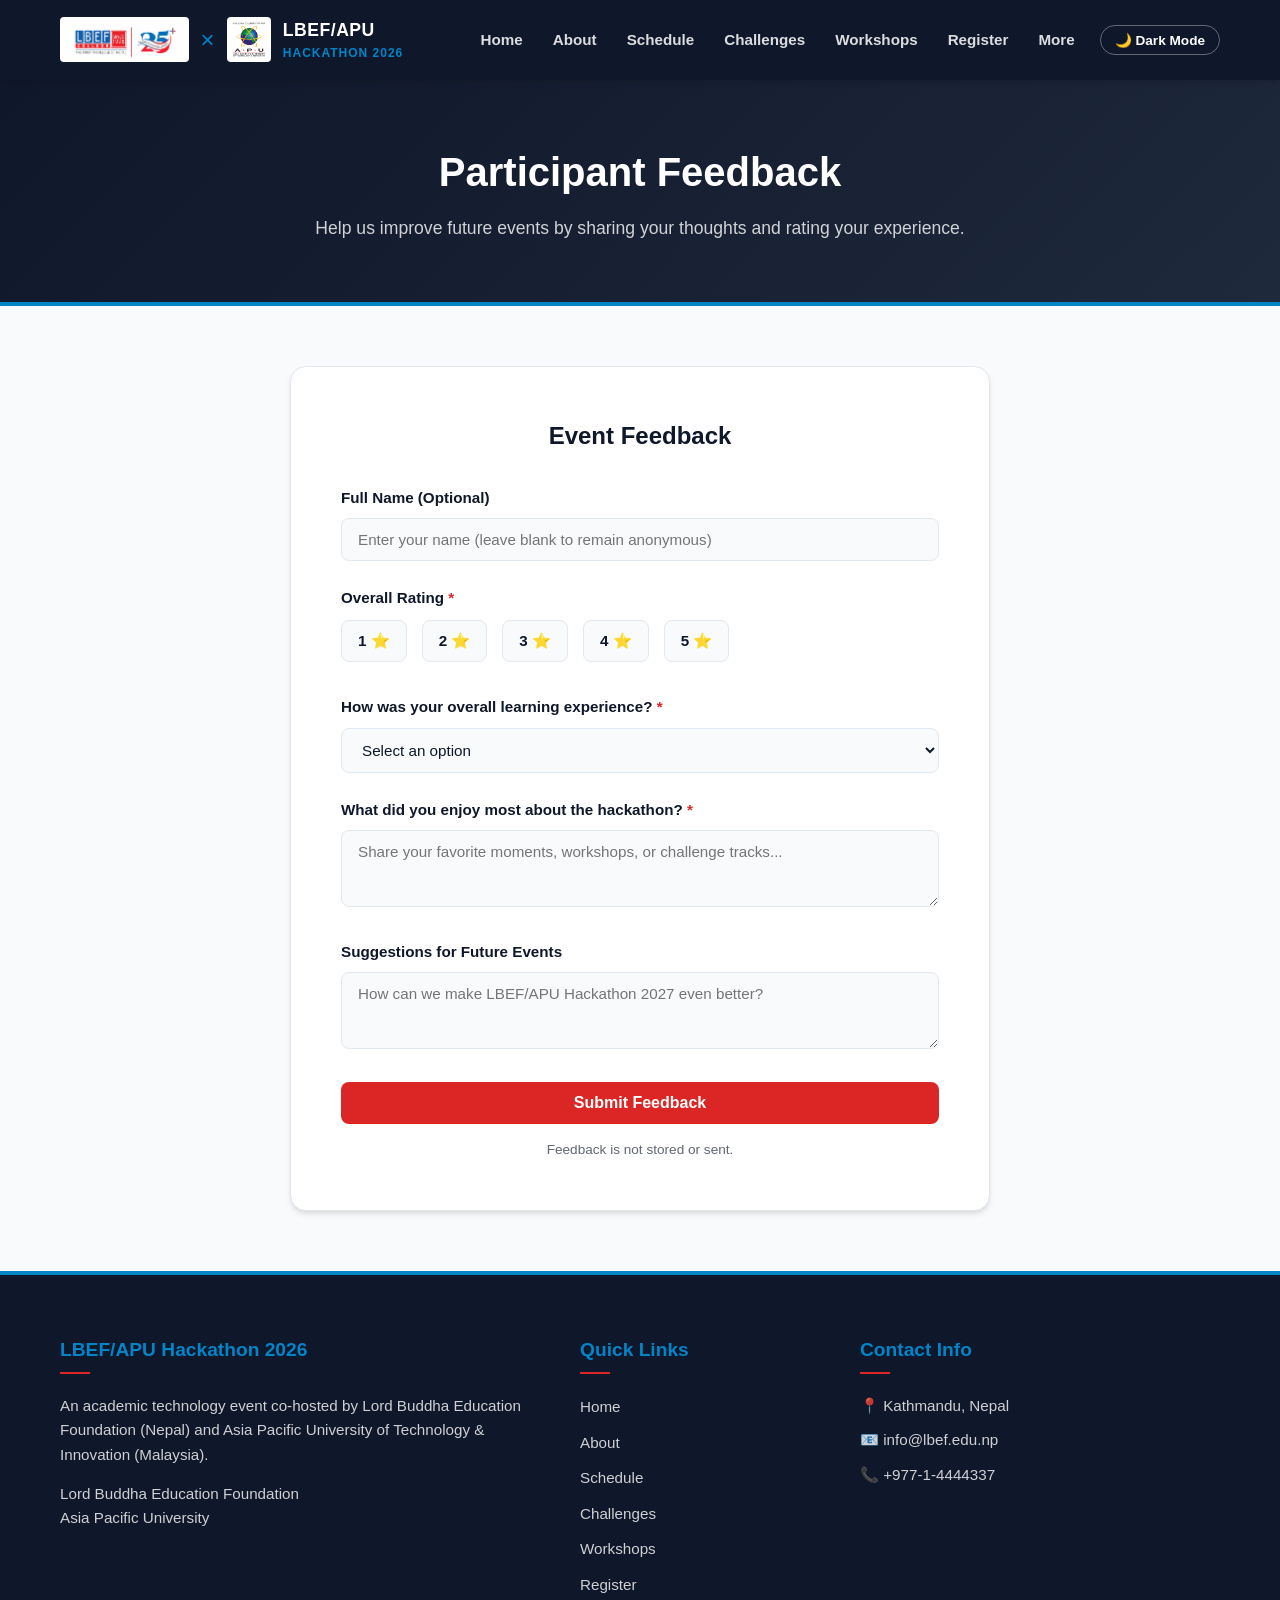
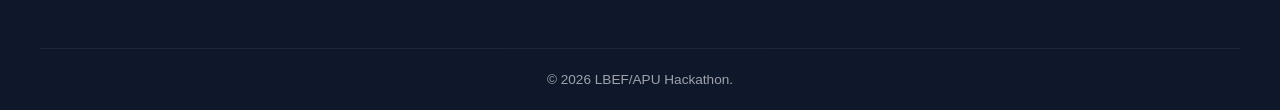
<file: feedback.html>
<!DOCTYPE html>
<html lang="en">
<head>
    <meta charset="UTF-8">
    <meta name="viewport" content="width=device-width, initial-scale=1.0">
    <title>Feedback | LBEF/APU Hackathon 2026</title>
    <meta name="description" content="Share your comments, rating, and suggestions to help improve LBEF/APU Hackathon events.">
    <link rel="stylesheet" href="css/style.css">
</head>
<body>

    <!-- Header Navigation -->
    <header>
        <div class="container header-container">
            <a href="index.html" class="branding" id="brandingLogo">
                <img src="images/logo/lbef_logo.webp" alt="LBEF Logo" class="logo-img">
                <span class="logo-divider">×</span>
                <img src="images/logo/apu_logo.webp" alt="APU Logo" class="logo-img">
                <div class="branding-text">
                    <span class="branding-title">LBEF/APU</span>
                    <span class="branding-subtitle">Hackathon 2026</span>
                </div>
            </a>
            <button class="hamburger" id="hamburgerToggle" aria-label="Toggle Menu">
                <span></span>
                <span></span>
                <span></span>
            </button>
            <ul class="nav-menu" id="navMenu">
                <li class="nav-item"><a href="index.html" class="nav-link" id="nav-home">Home</a></li>
                <li class="nav-item"><a href="about.html" class="nav-link" id="nav-about">About</a></li>
                <li class="nav-item"><a href="schedule.html" class="nav-link" id="nav-schedule">Schedule</a></li>
                <li class="nav-item"><a href="challenges.html" class="nav-link" id="nav-challenges">Challenges</a></li>
                <li class="nav-item"><a href="workshops.html" class="nav-link" id="nav-workshops">Workshops</a></li>
                <li class="nav-item"><a href="register.html" class="nav-link" id="nav-register">Register</a></li>
                <li class="nav-item dropdown">
                    <a href="#" class="nav-link dropdown-toggle">More</a>
                    <ul class="dropdown-menu">
                        <li><a href="rules.html" class="nav-link" id="nav-rules">Rules</a></li>
                        <li><a href="resources.html" class="nav-link" id="nav-resources">Resources</a></li>
                        <li><a href="gallery.html" class="nav-link" id="nav-gallery">Gallery</a></li>
                        <li><a href="news.html" class="nav-link" id="nav-news">News</a></li>
                        <li><a href="faq.html" class="nav-link" id="nav-faq">FAQ</a></li>
                        <li><a href="contact.html" class="nav-link" id="nav-contact">Contact</a></li>
                        <li><a href="sponsors.html" class="nav-link" id="nav-sponsors">Sponsors</a></li>
                        <li><a href="feedback.html" class="nav-link active" id="nav-feedback">Feedback</a></li>
                    </ul>
                </li>
                <li class="nav-item"><button class="theme-toggle-btn" id="themeToggleBtn" aria-label="Toggle theme">🌙 Dark Mode</button></li>
            </ul>
        </div>
    </header>

    <!-- Page Hero Banner -->
    <section class="page-hero">
        <div class="container">
            <h1>Participant Feedback</h1>
            <p>Help us improve future events by sharing your thoughts and rating your experience.</p>
        </div>
    </section>

    <!-- Feedback Form Section -->
    <section class="section">
        <div class="container">
            
            <div class="form-container">
                <h2 style="text-align: center; margin-bottom: 30px; font-weight: 700; color: var(--primary);">Event Feedback</h2>
                
                <!-- Alerts (Handled via JS) -->
                <div class="alert alert-success" id="feedbackSuccess"></div>
                <div class="alert alert-danger" id="feedbackError"></div>

                <form id="feedbackForm" novalidate>
                    
                    <!-- Name -->
                    <div class="form-group">
                        <label for="feedbackName">Full Name (Optional)</label>
                        <input type="text" id="feedbackName" placeholder="Enter your name (leave blank to remain anonymous)">
                    </div>

                    <!-- Rating Radio Buttons -->
                    <div class="form-group">
                        <label>Overall Rating <span class="required">*</span></label>
                        <div class="rating-select">
                            <label class="rating-option">
                                <input type="radio" name="rating" value="1" required>
                                <span>1 ⭐</span>
                            </label>
                            <label class="rating-option">
                                <input type="radio" name="rating" value="2" required>
                                <span>2 ⭐</span>
                            </label>
                            <label class="rating-option">
                                <input type="radio" name="rating" value="3" required>
                                <span>3 ⭐</span>
                            </label>
                            <label class="rating-option">
                                <input type="radio" name="rating" value="4" required>
                                <span>4 ⭐</span>
                            </label>
                            <label class="rating-option">
                                <input type="radio" name="rating" value="5" required>
                                <span>5 ⭐</span>
                            </label>
                        </div>
                    </div>

                    <!-- Overall Experience Select -->
                    <div class="form-group">
                        <label for="experience">How was your overall learning experience? <span class="required">*</span></label>
                        <select id="experience" required>
                            <option value="" disabled selected>Select an option</option>
                            <option value="excellent">Excellent — Exceeded expectations</option>
                            <option value="good">Good — Met expectations</option>
                            <option value="average">Average — Needs minor improvements</option>
                            <option value="poor">Poor — Did not meet expectations</option>
                        </select>
                    </div>

                    <!-- Comments Textarea -->
                    <div class="form-group">
                        <label for="comments">What did you enjoy most about the hackathon? <span class="required">*</span></label>
                        <textarea id="comments" rows="3" placeholder="Share your favorite moments, workshops, or challenge tracks..." required></textarea>
                    </div>

                    <!-- Suggestions Textarea -->
                    <div class="form-group">
                        <label for="suggestions">Suggestions for Future Events</label>
                        <textarea id="suggestions" rows="3" placeholder="How can we make LBEF/APU Hackathon 2027 even better?"></textarea>
                    </div>

                    <!-- Submit Button -->
                    <button type="submit" class="btn btn-accent" style="width: 100%;">Submit Feedback</button>
                    
                    <p class="notice">Feedback is not stored or sent.</p>
                </form>
            </div>

        </div>
    </section>

    <!-- Footer -->
    <footer>
        <div class="container footer-grid">
            <div class="footer-col footer-about">
                <h3>LBEF/APU Hackathon 2026</h3>
                <p>An academic technology event co-hosted by Lord Buddha Education Foundation (Nepal) and Asia Pacific University of Technology & Innovation (Malaysia).</p>
                <p><a href="https://www.lbef.edu.np/" target="_blank" rel="noopener noreferrer">Lord Buddha Education Foundation</a><br><a href="https://www.apu.edu.my/" target="_blank" rel="noopener noreferrer">Asia Pacific University</a></p>
            </div>
            <div class="footer-col">
                <h3>Quick Links</h3>
                <ul class="footer-links">
                    <li><a href="index.html">Home</a></li>
                    <li><a href="about.html">About</a></li>
                    <li><a href="schedule.html">Schedule</a></li>
                    <li><a href="challenges.html">Challenges</a></li>
                    <li><a href="workshops.html">Workshops</a></li>
                    <li><a href="register.html">Register</a></li>
                </ul>
            </div>
            <div class="footer-col footer-contact">
                <h3>Contact Info</h3>
                <p>📍 Kathmandu, Nepal</p>
                <p>📧 info@lbef.edu.np</p>
                <p>📞 +977-1-4444337</p>
            </div>
        </div>
        <div class="container footer-bottom">
            <p>&copy; 2026 LBEF/APU Hackathon.</p>
        </div>
    </footer>

    <script src="js/script.js"></script>
</body>
</html>
</file>
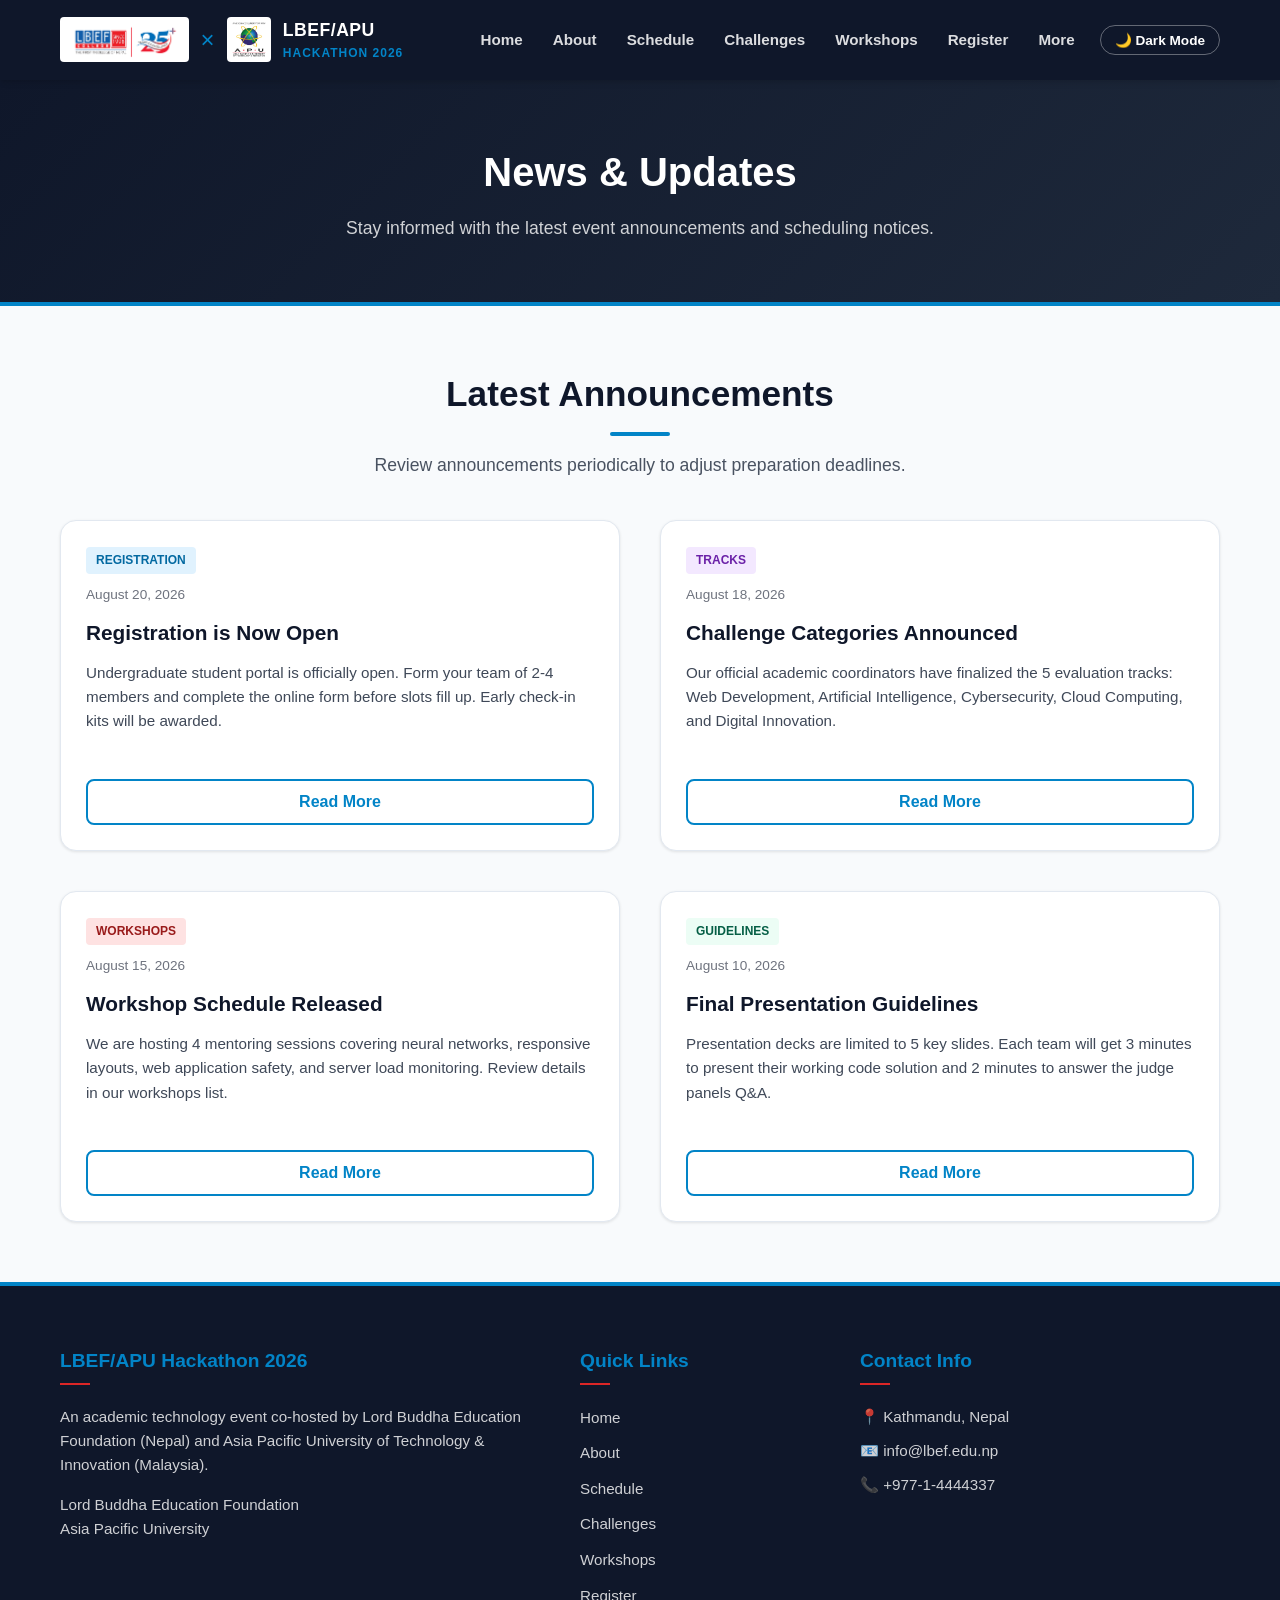
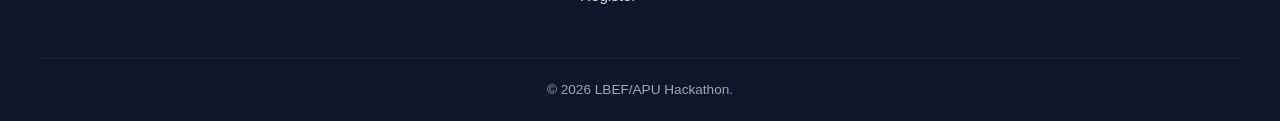
<file: news.html>
<!DOCTYPE html>
<html lang="en">
<head>
    <meta charset="UTF-8">
    <meta name="viewport" content="width=device-width, initial-scale=1.0">
    <title>News & Updates | LBEF/APU Hackathon 2026</title>
    <meta name="description" content="Read the latest news, updates, announcements, and timelines for LBEF/APU Hackathon 2026.">
    <link rel="stylesheet" href="css/style.css">
</head>
<body>

    <!-- Header Navigation -->
    <header>
        <div class="container header-container">
            <a href="index.html" class="branding" id="brandingLogo">
                <img src="images/logo/lbef_logo.webp" alt="LBEF Logo" class="logo-img">
                <span class="logo-divider">×</span>
                <img src="images/logo/apu_logo.webp" alt="APU Logo" class="logo-img">
                <div class="branding-text">
                    <span class="branding-title">LBEF/APU</span>
                    <span class="branding-subtitle">Hackathon 2026</span>
                </div>
            </a>
            <button class="hamburger" id="hamburgerToggle" aria-label="Toggle Menu">
                <span></span>
                <span></span>
                <span></span>
            </button>
            <ul class="nav-menu" id="navMenu">
                <li class="nav-item"><a href="index.html" class="nav-link" id="nav-home">Home</a></li>
                <li class="nav-item"><a href="about.html" class="nav-link" id="nav-about">About</a></li>
                <li class="nav-item"><a href="schedule.html" class="nav-link" id="nav-schedule">Schedule</a></li>
                <li class="nav-item"><a href="challenges.html" class="nav-link" id="nav-challenges">Challenges</a></li>
                <li class="nav-item"><a href="workshops.html" class="nav-link" id="nav-workshops">Workshops</a></li>
                <li class="nav-item"><a href="register.html" class="nav-link" id="nav-register">Register</a></li>
                <li class="nav-item dropdown">
                    <a href="#" class="nav-link dropdown-toggle">More</a>
                    <ul class="dropdown-menu">
                        <li><a href="rules.html" class="nav-link" id="nav-rules">Rules</a></li>
                        <li><a href="resources.html" class="nav-link" id="nav-resources">Resources</a></li>
                        <li><a href="gallery.html" class="nav-link" id="nav-gallery">Gallery</a></li>
                        <li><a href="news.html" class="nav-link active" id="nav-news">News</a></li>
                        <li><a href="faq.html" class="nav-link" id="nav-faq">FAQ</a></li>
                        <li><a href="contact.html" class="nav-link" id="nav-contact">Contact</a></li>
                        <li><a href="sponsors.html" class="nav-link" id="nav-sponsors">Sponsors</a></li>
                        <li><a href="feedback.html" class="nav-link" id="nav-feedback">Feedback</a></li>
                    </ul>
                </li>
                <li class="nav-item"><button class="theme-toggle-btn" id="themeToggleBtn" aria-label="Toggle theme">🌙 Dark Mode</button></li>
            </ul>
        </div>
    </header>

    <!-- Page Hero Banner -->
    <section class="page-hero">
        <div class="container">
            <h1>News & Updates</h1>
            <p>Stay informed with the latest event announcements and scheduling notices.</p>
        </div>
    </section>

    <!-- News Articles Section -->
    <section class="section">
        <div class="container">
            <h2 class="section-title">Latest Announcements</h2>
            <p class="section-subtitle">Review announcements periodically to adjust preparation deadlines.</p>
            
            <div class="grid-2">
                
                <!-- News 1 -->
                <div class="card" style="display: flex; flex-direction: column; justify-content: space-between; height: 100%;">
                    <div class="card-body">
                        <span class="card-tag tag-web" style="margin-bottom: 10px;">Registration</span>
                        <span style="font-size: 0.85rem; opacity: 0.6; display: block; margin-bottom: 10px;">August 20, 2026</span>
                        <h3>Registration is Now Open</h3>
                        <p>Undergraduate student portal is officially open. Form your team of 2-4 members and complete the online form before slots fill up. Early check-in kits will be awarded.</p>
                    </div>
                    <div class="card-body" style="padding-top: 0;">
                        <button class="btn btn-outline" style="width: 100%;" onclick="alert('Registration closes November 25, 2026.')">Read More</button>
                    </div>
                </div>

                <!-- News 2 -->
                <div class="card" style="display: flex; flex-direction: column; justify-content: space-between; height: 100%;">
                    <div class="card-body">
                        <span class="card-tag tag-ai" style="margin-bottom: 10px;">Tracks</span>
                        <span style="font-size: 0.85rem; opacity: 0.6; display: block; margin-bottom: 10px;">August 18, 2026</span>
                        <h3>Challenge Categories Announced</h3>
                        <p>Our official academic coordinators have finalized the 5 evaluation tracks: Web Development, Artificial Intelligence, Cybersecurity, Cloud Computing, and Digital Innovation.</p>
                    </div>
                    <div class="card-body" style="padding-top: 0;">
                        <button class="btn btn-outline" style="width: 100%;" onclick="alert('Demo notice: Detailed rubrics are available on the Rules page.')">Read More</button>
                    </div>
                </div>

                <!-- News 3 -->
                <div class="card" style="display: flex; flex-direction: column; justify-content: space-between; height: 100%;">
                    <div class="card-body">
                        <span class="card-tag tag-cyber" style="margin-bottom: 10px;">Workshops</span>
                        <span style="font-size: 0.85rem; opacity: 0.6; display: block; margin-bottom: 10px;">August 15, 2026</span>
                        <h3>Workshop Schedule Released</h3>
                        <p>We are hosting 4 mentoring sessions covering neural networks, responsive layouts, web application safety, and server load monitoring. Review details in our workshops list.</p>
                    </div>
                    <div class="card-body" style="padding-top: 0;">
                        <button class="btn btn-outline" style="width: 100%;" onclick="alert('Demo notice: All workshops will be hosted in Seminar Halls A & B.')">Read More</button>
                    </div>
                </div>

                <!-- News 4 -->
                <div class="card" style="display: flex; flex-direction: column; justify-content: space-between; height: 100%;">
                    <div class="card-body">
                        <span class="card-tag tag-cloud" style="margin-bottom: 10px;">Guidelines</span>
                        <span style="font-size: 0.85rem; opacity: 0.6; display: block; margin-bottom: 10px;">August 10, 2026</span>
                        <h3>Final Presentation Guidelines</h3>
                        <p>Presentation decks are limited to 5 key slides. Each team will get 3 minutes to present their working code solution and 2 minutes to answer the judge panels Q&A.</p>
                    </div>
                    <div class="card-body" style="padding-top: 0;">
                        <button class="btn btn-outline" style="width: 100%;" onclick="alert('Demo notice: Guidelines templates are available on the Resources page.')">Read More</button>
                    </div>
                </div>

            </div>
        </div>
    </section>

    <!-- Footer -->
    <footer>
        <div class="container footer-grid">
            <div class="footer-col footer-about">
                <h3>LBEF/APU Hackathon 2026</h3>
                <p>An academic technology event co-hosted by Lord Buddha Education Foundation (Nepal) and Asia Pacific University of Technology & Innovation (Malaysia).</p>
                <p><a href="https://www.lbef.edu.np/" target="_blank" rel="noopener noreferrer">Lord Buddha Education Foundation</a><br><a href="https://www.apu.edu.my/" target="_blank" rel="noopener noreferrer">Asia Pacific University</a></p>
            </div>
            <div class="footer-col">
                <h3>Quick Links</h3>
                <ul class="footer-links">
                    <li><a href="index.html">Home</a></li>
                    <li><a href="about.html">About</a></li>
                    <li><a href="schedule.html">Schedule</a></li>
                    <li><a href="challenges.html">Challenges</a></li>
                    <li><a href="workshops.html">Workshops</a></li>
                    <li><a href="register.html">Register</a></li>
                </ul>
            </div>
            <div class="footer-col footer-contact">
                <h3>Contact Info</h3>
                <p>📍 Kathmandu, Nepal</p>
                <p>📧 info@lbef.edu.np</p>
                <p>📞 +977-1-4444337</p>
            </div>
        </div>
        <div class="container footer-bottom">
            <p>&copy; 2026 LBEF/APU Hackathon.</p>
        </div>
    </footer>

    <script src="js/script.js"></script>
</body>
</html>
</file>
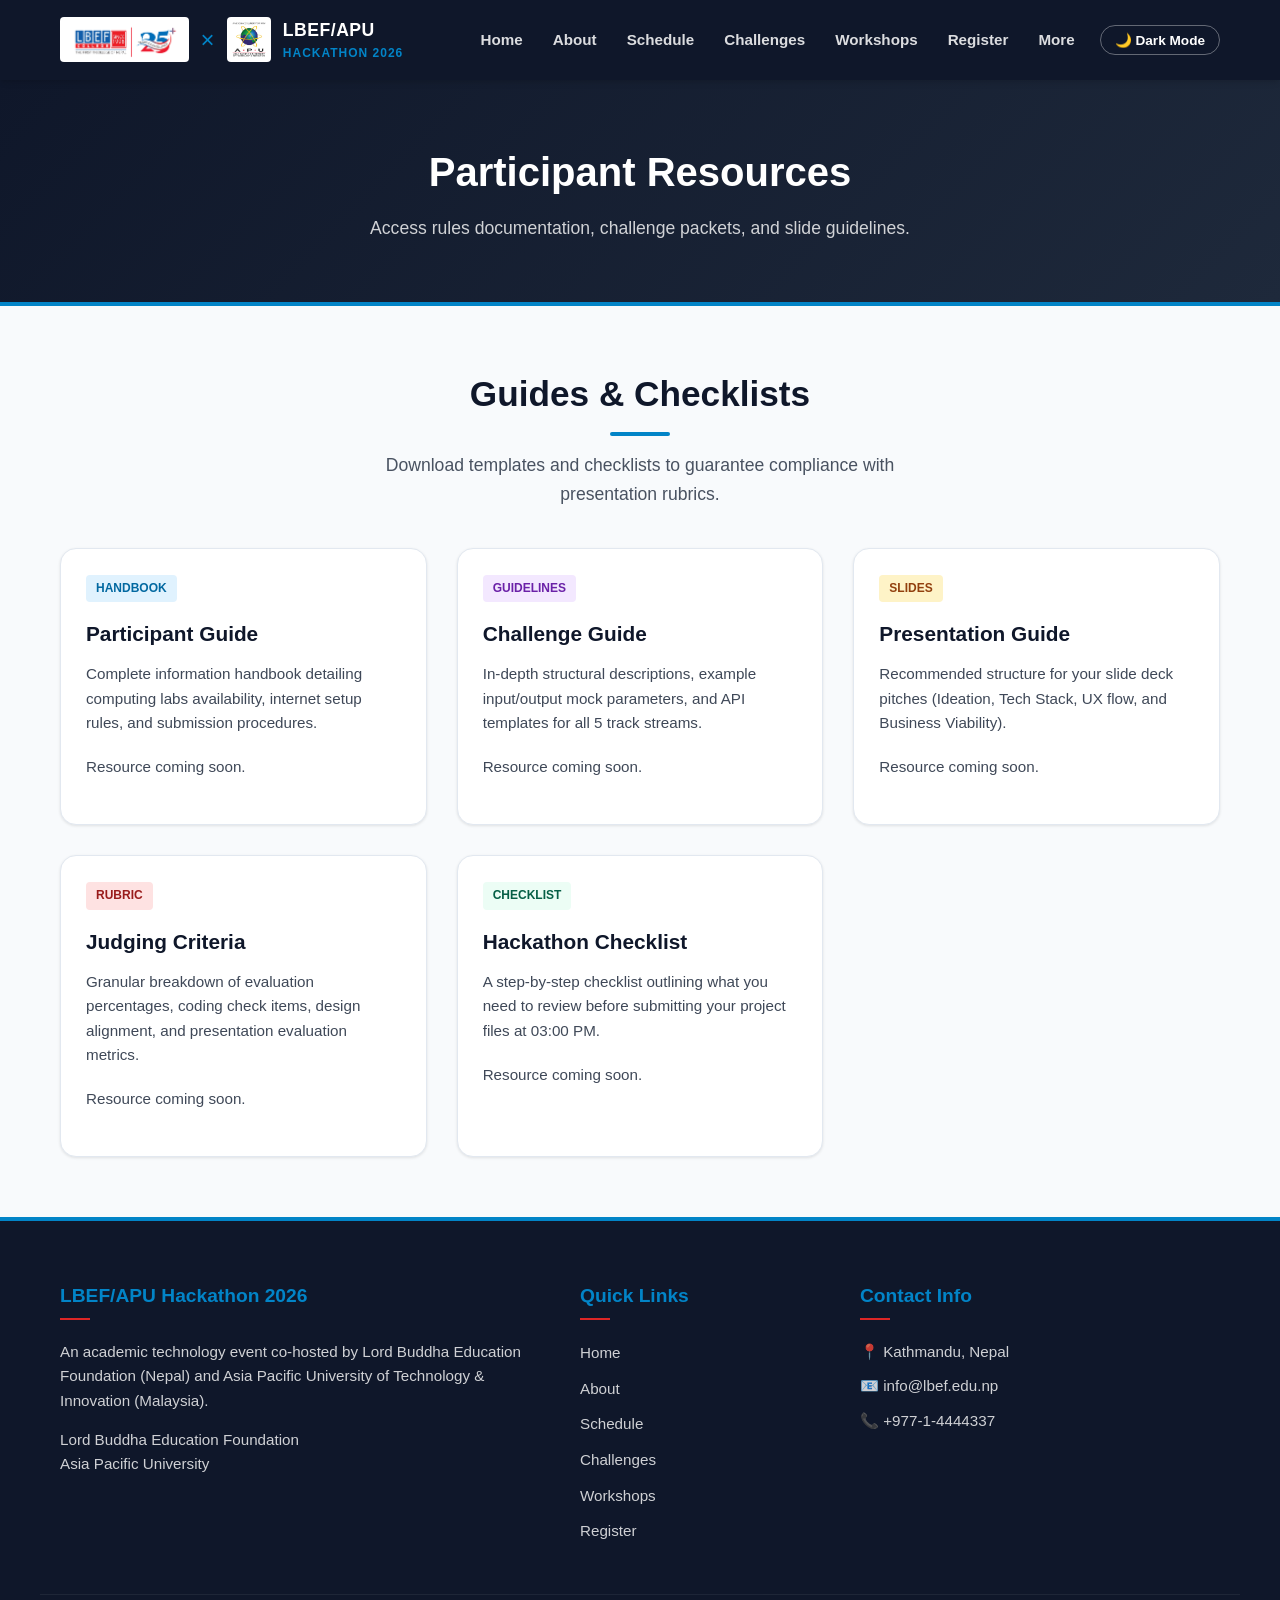
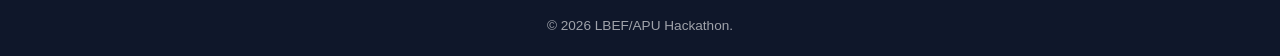
<file: resources.html>
<!DOCTYPE html>
<html lang="en">
<head>
    <meta charset="UTF-8">
    <meta name="viewport" content="width=device-width, initial-scale=1.0">
    <title>Resources | LBEF/APU Hackathon 2026</title>
    <meta name="description" content="Download templates, study guides, and resources for the LBEF/APU Hackathon 2026.">
    <link rel="stylesheet" href="css/style.css">
</head>
<body>

    <!-- Header Navigation -->
    <header>
        <div class="container header-container">
            <a href="index.html" class="branding" id="brandingLogo">
                <img src="images/logo/lbef_logo.webp" alt="LBEF Logo" class="logo-img">
                <span class="logo-divider">×</span>
                <img src="images/logo/apu_logo.webp" alt="APU Logo" class="logo-img">
                <div class="branding-text">
                    <span class="branding-title">LBEF/APU</span>
                    <span class="branding-subtitle">Hackathon 2026</span>
                </div>
            </a>
            <button class="hamburger" id="hamburgerToggle" aria-label="Toggle Menu">
                <span></span>
                <span></span>
                <span></span>
            </button>
            <ul class="nav-menu" id="navMenu">
                <li class="nav-item"><a href="index.html" class="nav-link" id="nav-home">Home</a></li>
                <li class="nav-item"><a href="about.html" class="nav-link" id="nav-about">About</a></li>
                <li class="nav-item"><a href="schedule.html" class="nav-link" id="nav-schedule">Schedule</a></li>
                <li class="nav-item"><a href="challenges.html" class="nav-link" id="nav-challenges">Challenges</a></li>
                <li class="nav-item"><a href="workshops.html" class="nav-link" id="nav-workshops">Workshops</a></li>
                <li class="nav-item"><a href="register.html" class="nav-link" id="nav-register">Register</a></li>
                <li class="nav-item dropdown">
                    <a href="#" class="nav-link dropdown-toggle">More</a>
                    <ul class="dropdown-menu">
                        <li><a href="rules.html" class="nav-link" id="nav-rules">Rules</a></li>
                        <li><a href="resources.html" class="nav-link active" id="nav-resources">Resources</a></li>
                        <li><a href="gallery.html" class="nav-link" id="nav-gallery">Gallery</a></li>
                        <li><a href="news.html" class="nav-link" id="nav-news">News</a></li>
                        <li><a href="faq.html" class="nav-link" id="nav-faq">FAQ</a></li>
                        <li><a href="contact.html" class="nav-link" id="nav-contact">Contact</a></li>
                        <li><a href="sponsors.html" class="nav-link" id="nav-sponsors">Sponsors</a></li>
                        <li><a href="feedback.html" class="nav-link" id="nav-feedback">Feedback</a></li>
                    </ul>
                </li>
                <li class="nav-item"><button class="theme-toggle-btn" id="themeToggleBtn" aria-label="Toggle theme">🌙 Dark Mode</button></li>
            </ul>
        </div>
    </header>

    <!-- Page Hero Banner -->
    <section class="page-hero">
        <div class="container">
            <h1>Participant Resources</h1>
            <p>Access rules documentation, challenge packets, and slide guidelines.</p>
        </div>
    </section>

    <!-- Resources Grid Section -->
    <section class="section">
        <div class="container">
            <h2 class="section-title">Guides & Checklists</h2>
            <p class="section-subtitle">Download templates and checklists to guarantee compliance with presentation rubrics.</p>
            
            <div class="grid-3">
                
                <!-- Resource 1: Participant Guide -->
                <div class="card">
                    <div class="card-body">
                        <span class="card-tag tag-web">Handbook</span>
                        <h3>Participant Guide</h3>
                        <p>Complete information handbook detailing computing labs availability, internet setup rules, and submission procedures.</p>
                        <p>Resource coming soon.</p>
                    </div>
                </div>

                <!-- Resource 2: Challenge Guide -->
                <div class="card">
                    <div class="card-body">
                        <span class="card-tag tag-ai">Guidelines</span>
                        <h3>Challenge Guide</h3>
                        <p>In-depth structural descriptions, example input/output mock parameters, and API templates for all 5 track streams.</p>
                        <p>Resource coming soon.</p>
                    </div>
                </div>

                <!-- Resource 3: Presentation Guide -->
                <div class="card">
                    <div class="card-body">
                        <span class="card-tag tag-digital">Slides</span>
                        <h3>Presentation Guide</h3>
                        <p>Recommended structure for your slide deck pitches (Ideation, Tech Stack, UX flow, and Business Viability).</p>
                        <p>Resource coming soon.</p>
                    </div>
                </div>

                <!-- Resource 4: Judging Criteria -->
                <div class="card">
                    <div class="card-body">
                        <span class="card-tag tag-cyber">Rubric</span>
                        <h3>Judging Criteria</h3>
                        <p>Granular breakdown of evaluation percentages, coding check items, design alignment, and presentation evaluation metrics.</p>
                        <p>Resource coming soon.</p>
                    </div>
                </div>

                <!-- Resource 5: Hackathon Checklist -->
                <div class="card">
                    <div class="card-body">
                        <span class="card-tag tag-cloud">Checklist</span>
                        <h3>Hackathon Checklist</h3>
                        <p>A step-by-step checklist outlining what you need to review before submitting your project files at 03:00 PM.</p>
                        <p>Resource coming soon.</p>
                    </div>
                </div>

            </div>
            
            
        </div>
    </section>

    <!-- Footer -->
    <footer>
        <div class="container footer-grid">
            <div class="footer-col footer-about">
                <h3>LBEF/APU Hackathon 2026</h3>
                <p>An academic technology event co-hosted by Lord Buddha Education Foundation (Nepal) and Asia Pacific University of Technology & Innovation (Malaysia).</p>
                <p><a href="https://www.lbef.edu.np/" target="_blank" rel="noopener noreferrer">Lord Buddha Education Foundation</a><br><a href="https://www.apu.edu.my/" target="_blank" rel="noopener noreferrer">Asia Pacific University</a></p>
            </div>
            <div class="footer-col">
                <h3>Quick Links</h3>
                <ul class="footer-links">
                    <li><a href="index.html">Home</a></li>
                    <li><a href="about.html">About</a></li>
                    <li><a href="schedule.html">Schedule</a></li>
                    <li><a href="challenges.html">Challenges</a></li>
                    <li><a href="workshops.html">Workshops</a></li>
                    <li><a href="register.html">Register</a></li>
                </ul>
            </div>
            <div class="footer-col footer-contact">
                <h3>Contact Info</h3>
                <p>📍 Kathmandu, Nepal</p>
                <p>📧 info@lbef.edu.np</p>
                <p>📞 +977-1-4444337</p>
            </div>
        </div>
        <div class="container footer-bottom">
            <p>&copy; 2026 LBEF/APU Hackathon.</p>
        </div>
    </footer>

    <script src="js/script.js"></script>
</body>
</html>
</file>
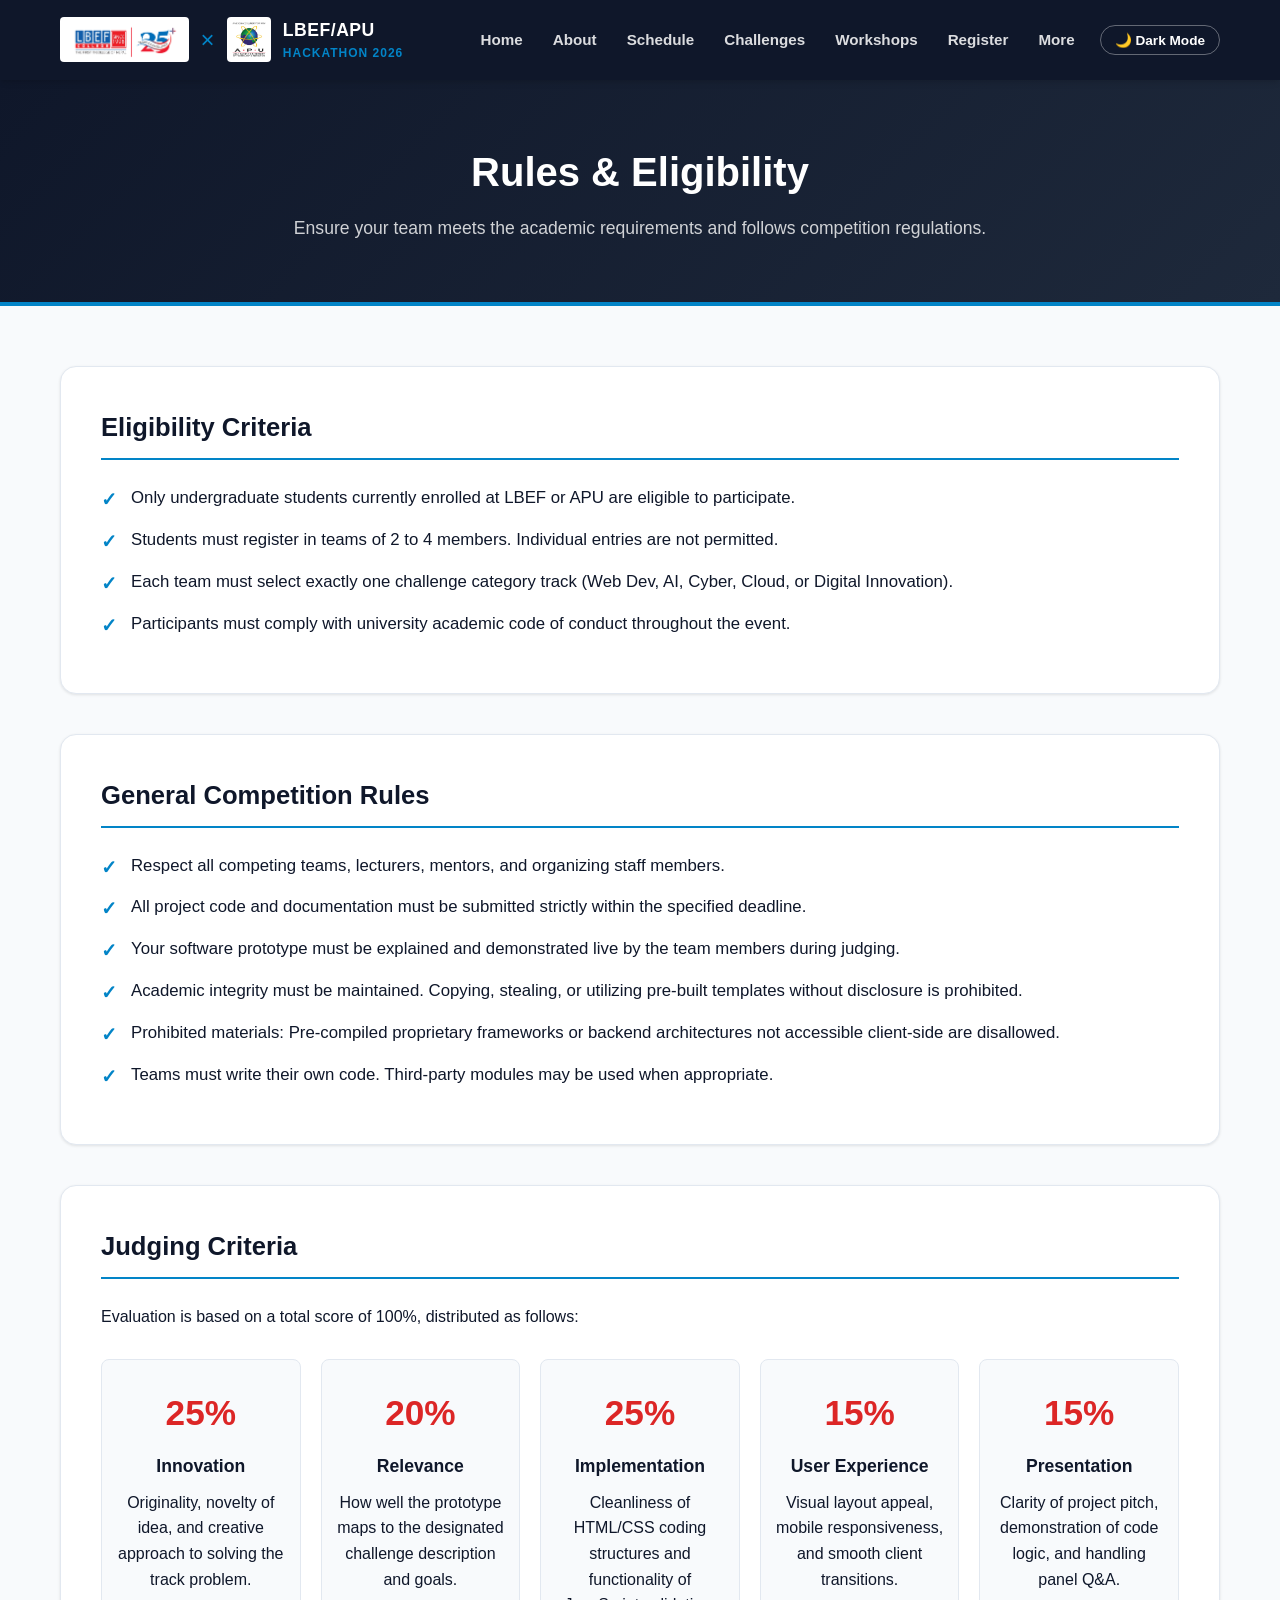
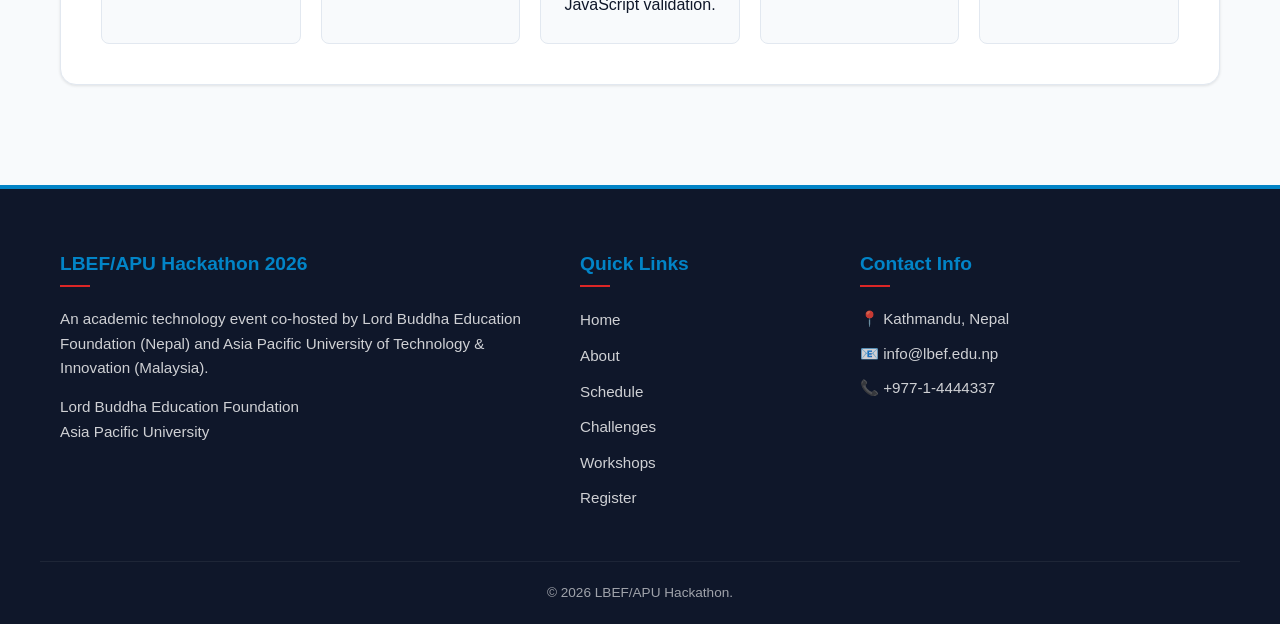
<file: rules.html>
<!DOCTYPE html>
<html lang="en">
<head>
    <meta charset="UTF-8">
    <meta name="viewport" content="width=device-width, initial-scale=1.0">
    <title>Rules & Eligibility | LBEF/APU Hackathon 2026</title>
    <meta name="description" content="Read the official eligibility criteria, competition rules, and judging rubrics for the hackathon.">
    <link rel="stylesheet" href="css/style.css">
</head>
<body>

    <!-- Header Navigation -->
    <header>
        <div class="container header-container">
            <a href="index.html" class="branding" id="brandingLogo">
                <img src="images/logo/lbef_logo.webp" alt="LBEF Logo" class="logo-img">
                <span class="logo-divider">×</span>
                <img src="images/logo/apu_logo.webp" alt="APU Logo" class="logo-img">
                <div class="branding-text">
                    <span class="branding-title">LBEF/APU</span>
                    <span class="branding-subtitle">Hackathon 2026</span>
                </div>
            </a>
            <button class="hamburger" id="hamburgerToggle" aria-label="Toggle Menu">
                <span></span>
                <span></span>
                <span></span>
            </button>
            <ul class="nav-menu" id="navMenu">
                <li class="nav-item"><a href="index.html" class="nav-link" id="nav-home">Home</a></li>
                <li class="nav-item"><a href="about.html" class="nav-link" id="nav-about">About</a></li>
                <li class="nav-item"><a href="schedule.html" class="nav-link" id="nav-schedule">Schedule</a></li>
                <li class="nav-item"><a href="challenges.html" class="nav-link" id="nav-challenges">Challenges</a></li>
                <li class="nav-item"><a href="workshops.html" class="nav-link" id="nav-workshops">Workshops</a></li>
                <li class="nav-item"><a href="register.html" class="nav-link" id="nav-register">Register</a></li>
                <li class="nav-item dropdown">
                    <a href="#" class="nav-link dropdown-toggle">More</a>
                    <ul class="dropdown-menu">
                        <li><a href="rules.html" class="nav-link active" id="nav-rules">Rules</a></li>
                        <li><a href="resources.html" class="nav-link" id="nav-resources">Resources</a></li>
                        <li><a href="gallery.html" class="nav-link" id="nav-gallery">Gallery</a></li>
                        <li><a href="news.html" class="nav-link" id="nav-news">News</a></li>
                        <li><a href="faq.html" class="nav-link" id="nav-faq">FAQ</a></li>
                        <li><a href="contact.html" class="nav-link" id="nav-contact">Contact</a></li>
                        <li><a href="sponsors.html" class="nav-link" id="nav-sponsors">Sponsors</a></li>
                        <li><a href="feedback.html" class="nav-link" id="nav-feedback">Feedback</a></li>
                    </ul>
                </li>
                <li class="nav-item"><button class="theme-toggle-btn" id="themeToggleBtn" aria-label="Toggle theme">🌙 Dark Mode</button></li>
            </ul>
        </div>
    </header>

    <!-- Page Hero Banner -->
    <section class="page-hero">
        <div class="container">
            <h1>Rules & Eligibility</h1>
            <p>Ensure your team meets the academic requirements and follows competition regulations.</p>
        </div>
    </section>

    <!-- Rules & Eligibility Details -->
    <section class="section">
        <div class="container">
            
            <!-- Eligibility Section -->
            <div class="rules-wrapper">
                <h2>Eligibility Criteria</h2>
                <ul class="rules-list">
                    <li>Only undergraduate students currently enrolled at LBEF or APU are eligible to participate.</li>
                    <li>Students must register in teams of 2 to 4 members. Individual entries are not permitted.</li>
                    <li>Each team must select exactly one challenge category track (Web Dev, AI, Cyber, Cloud, or Digital Innovation).</li>
                    <li>Participants must comply with university academic code of conduct throughout the event.</li>
                </ul>
            </div>

            <!-- Event Rules Section -->
            <div class="rules-wrapper">
                <h2>General Competition Rules</h2>
                <ul class="rules-list">
                    <li>Respect all competing teams, lecturers, mentors, and organizing staff members.</li>
                    <li>All project code and documentation must be submitted strictly within the specified deadline.</li>
                    <li>Your software prototype must be explained and demonstrated live by the team members during judging.</li>
                    <li>Academic integrity must be maintained. Copying, stealing, or utilizing pre-built templates without disclosure is prohibited.</li>
                    <li>Prohibited materials: Pre-compiled proprietary frameworks or backend architectures not accessible client-side are disallowed.</li>
                    <li>Teams must write their own code. Third-party modules may be used when appropriate.</li>
                </ul>
            </div>

            <!-- Judging Rubric (Percentage) -->
            <div class="rules-wrapper">
                <h2>Judging Criteria</h2>
                <p>Evaluation is based on a total score of 100%, distributed as follows:</p>
                <div class="judging-criteria-grid">
                    
                    <div class="criteria-card">
                        <span class="criteria-percentage">25%</span>
                        <h3>Innovation</h3>
                        <p>Originality, novelty of idea, and creative approach to solving the track problem.</p>
                    </div>

                    <div class="criteria-card">
                        <span class="criteria-percentage">20%</span>
                        <h3>Relevance</h3>
                        <p>How well the prototype maps to the designated challenge description and goals.</p>
                    </div>

                    <div class="criteria-card">
                        <span class="criteria-percentage">25%</span>
                        <h3>Implementation</h3>
                        <p>Cleanliness of HTML/CSS coding structures and functionality of JavaScript validation.</p>
                    </div>

                    <div class="criteria-card">
                        <span class="criteria-percentage">15%</span>
                        <h3>User Experience</h3>
                        <p>Visual layout appeal, mobile responsiveness, and smooth client transitions.</p>
                    </div>

                    <div class="criteria-card">
                        <span class="criteria-percentage">15%</span>
                        <h3>Presentation</h3>
                        <p>Clarity of project pitch, demonstration of code logic, and handling panel Q&A.</p>
                    </div>

                </div>
            </div>

        </div>
    </section>

    <!-- Footer -->
    <footer>
        <div class="container footer-grid">
            <div class="footer-col footer-about">
                <h3>LBEF/APU Hackathon 2026</h3>
                <p>An academic technology event co-hosted by Lord Buddha Education Foundation (Nepal) and Asia Pacific University of Technology & Innovation (Malaysia).</p>
                <p><a href="https://www.lbef.edu.np/" target="_blank" rel="noopener noreferrer">Lord Buddha Education Foundation</a><br><a href="https://www.apu.edu.my/" target="_blank" rel="noopener noreferrer">Asia Pacific University</a></p>
            </div>
            <div class="footer-col">
                <h3>Quick Links</h3>
                <ul class="footer-links">
                    <li><a href="index.html">Home</a></li>
                    <li><a href="about.html">About</a></li>
                    <li><a href="schedule.html">Schedule</a></li>
                    <li><a href="challenges.html">Challenges</a></li>
                    <li><a href="workshops.html">Workshops</a></li>
                    <li><a href="register.html">Register</a></li>
                </ul>
            </div>
            <div class="footer-col footer-contact">
                <h3>Contact Info</h3>
                <p>📍 Kathmandu, Nepal</p>
                <p>📧 info@lbef.edu.np</p>
                <p>📞 +977-1-4444337</p>
            </div>
        </div>
        <div class="container footer-bottom">
            <p>&copy; 2026 LBEF/APU Hackathon.</p>
        </div>
    </footer>

    <script src="js/script.js"></script>
</body>
</html>
</file>
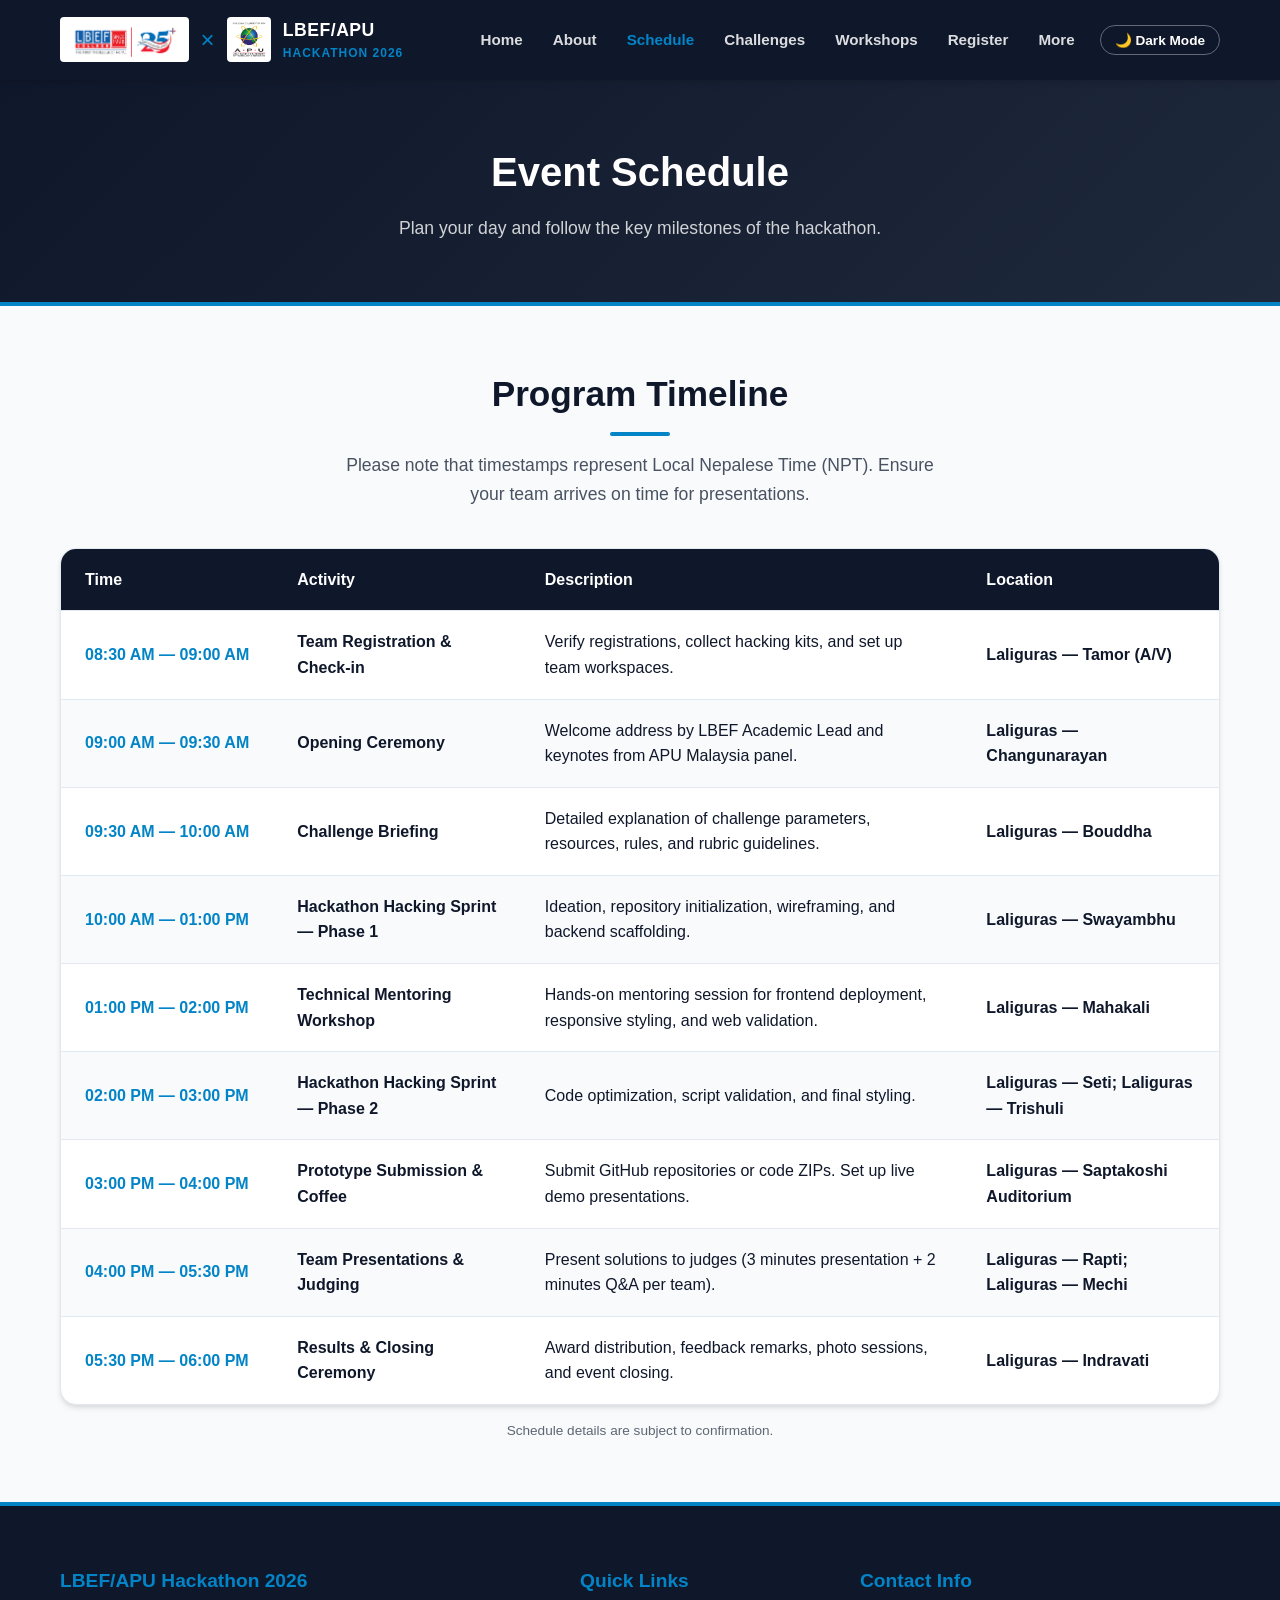
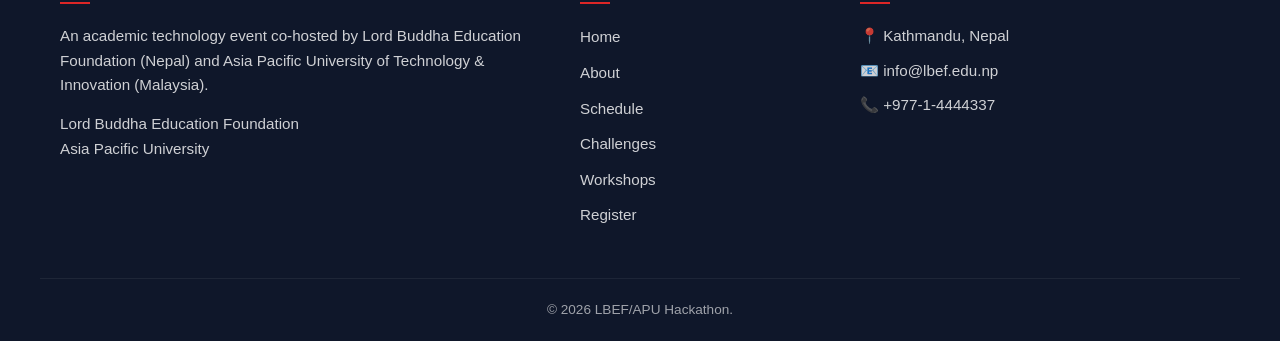
<file: schedule.html>
<!DOCTYPE html>
<html lang="en">
<head>
    <meta charset="UTF-8">
    <meta name="viewport" content="width=device-width, initial-scale=1.0">
    <title>Schedule | LBEF/APU Hackathon 2026</title>
    <meta name="description" content="View the full event timeline and program schedule for LBEF/APU Hackathon 2026.">
    <link rel="stylesheet" href="css/style.css">
</head>
<body>

    <!-- Header Navigation -->
    <header>
        <div class="container header-container">
            <a href="index.html" class="branding" id="brandingLogo">
                <img src="images/logo/lbef_logo.webp" alt="LBEF Logo" class="logo-img">
                <span class="logo-divider">×</span>
                <img src="images/logo/apu_logo.webp" alt="APU Logo" class="logo-img">
                <div class="branding-text">
                    <span class="branding-title">LBEF/APU</span>
                    <span class="branding-subtitle">Hackathon 2026</span>
                </div>
            </a>
            <button class="hamburger" id="hamburgerToggle" aria-label="Toggle Menu">
                <span></span>
                <span></span>
                <span></span>
            </button>
            <ul class="nav-menu" id="navMenu">
                <li class="nav-item"><a href="index.html" class="nav-link" id="nav-home">Home</a></li>
                <li class="nav-item"><a href="about.html" class="nav-link" id="nav-about">About</a></li>
                <li class="nav-item"><a href="schedule.html" class="nav-link active" id="nav-schedule">Schedule</a></li>
                <li class="nav-item"><a href="challenges.html" class="nav-link" id="nav-challenges">Challenges</a></li>
                <li class="nav-item"><a href="workshops.html" class="nav-link" id="nav-workshops">Workshops</a></li>
                <li class="nav-item"><a href="register.html" class="nav-link" id="nav-register">Register</a></li>
                <li class="nav-item dropdown">
                    <a href="#" class="nav-link dropdown-toggle">More</a>
                    <ul class="dropdown-menu">
                        <li><a href="rules.html" class="nav-link" id="nav-rules">Rules</a></li>
                        <li><a href="resources.html" class="nav-link" id="nav-resources">Resources</a></li>
                        <li><a href="gallery.html" class="nav-link" id="nav-gallery">Gallery</a></li>
                        <li><a href="news.html" class="nav-link" id="nav-news">News</a></li>
                        <li><a href="faq.html" class="nav-link" id="nav-faq">FAQ</a></li>
                        <li><a href="contact.html" class="nav-link" id="nav-contact">Contact</a></li>
                        <li><a href="sponsors.html" class="nav-link" id="nav-sponsors">Sponsors</a></li>
                        <li><a href="feedback.html" class="nav-link" id="nav-feedback">Feedback</a></li>
                    </ul>
                </li>
                <li class="nav-item"><button class="theme-toggle-btn" id="themeToggleBtn" aria-label="Toggle theme">🌙 Dark Mode</button></li>
            </ul>
        </div>
    </header>

    <!-- Page Hero Banner -->
    <section class="page-hero">
        <div class="container">
            <h1>Event Schedule</h1>
            <p>Plan your day and follow the key milestones of the hackathon.</p>
        </div>
    </section>

    <!-- Schedule Table Section -->
    <section class="section">
        <div class="container">
            <h2 class="section-title">Program Timeline</h2>
            <p class="section-subtitle">Please note that timestamps represent Local Nepalese Time (NPT). Ensure your team arrives on time for presentations.</p>
            
            <div class="table-responsive">
                <table>
                    <thead>
                        <tr>
                            <th>Time</th>
                            <th>Activity</th>
                            <th>Description</th>
                            <th>Location</th>
                        </tr>
                    </thead>
                    <tbody>
                        <tr>
                            <td class="time">08:30 AM — 09:00 AM</td>
                            <td><strong>Team Registration & Check-in</strong></td>
                            <td>Verify registrations, collect hacking kits, and set up team workspaces.</td>
                            <td class="location">Laliguras — Tamor (A/V)</td>
                        </tr>
                        <tr>
                            <td class="time">09:00 AM — 09:30 AM</td>
                            <td><strong>Opening Ceremony</strong></td>
                            <td>Welcome address by LBEF Academic Lead and keynotes from APU Malaysia panel.</td>
                            <td class="location">Laliguras — Changunarayan</td>
                        </tr>
                        <tr>
                            <td class="time">09:30 AM — 10:00 AM</td>
                            <td><strong>Challenge Briefing</strong></td>
                            <td>Detailed explanation of challenge parameters, resources, rules, and rubric guidelines.</td>
                            <td class="location">Laliguras — Bouddha</td>
                        </tr>
                        <tr>
                            <td class="time">10:00 AM — 01:00 PM</td>
                            <td><strong>Hackathon Hacking Sprint — Phase 1</strong></td>
                            <td>Ideation, repository initialization, wireframing, and backend scaffolding.</td>
                            <td class="location">Laliguras — Swayambhu</td>
                        </tr>
                        <tr>
                            <td class="time">01:00 PM — 02:00 PM</td>
                            <td><strong>Technical Mentoring Workshop</strong></td>
                            <td>Hands-on mentoring session for frontend deployment, responsive styling, and web validation.</td>
                            <td class="location">Laliguras — Mahakali</td>
                        </tr>
                        <tr>
                            <td class="time">02:00 PM — 03:00 PM</td>
                            <td><strong>Hackathon Hacking Sprint — Phase 2</strong></td>
                            <td>Code optimization, script validation, and final styling.</td>
                            <td class="location">Laliguras — Seti; Laliguras — Trishuli</td>
                        </tr>
                        <tr>
                            <td class="time">03:00 PM — 04:00 PM</td>
                            <td><strong>Prototype Submission & Coffee</strong></td>
                            <td>Submit GitHub repositories or code ZIPs. Set up live demo presentations.</td>
                            <td class="location">Laliguras — Saptakoshi Auditorium</td>
                        </tr>
                        <tr>
                            <td class="time">04:00 PM — 05:30 PM</td>
                            <td><strong>Team Presentations & Judging</strong></td>
                            <td>Present solutions to judges (3 minutes presentation + 2 minutes Q&A per team).</td>
                            <td class="location">Laliguras — Rapti; Laliguras — Mechi</td>
                        </tr>
                        <tr>
                            <td class="time">05:30 PM — 06:00 PM</td>
                            <td><strong>Results & Closing Ceremony</strong></td>
                            <td>Award distribution, feedback remarks, photo sessions, and event closing.</td>
                            <td class="location">Laliguras — Indravati</td>
                        </tr>
                    </tbody>
                </table>
            </div>
            
            <p class="notice">Schedule details are subject to confirmation.</p>
        </div>
    </section>

    <!-- Footer -->
    <footer>
        <div class="container footer-grid">
            <div class="footer-col footer-about">
                <h3>LBEF/APU Hackathon 2026</h3>
                <p>An academic technology event co-hosted by Lord Buddha Education Foundation (Nepal) and Asia Pacific University of Technology & Innovation (Malaysia).</p>
                <p><a href="https://www.lbef.edu.np/" target="_blank" rel="noopener noreferrer">Lord Buddha Education Foundation</a><br><a href="https://www.apu.edu.my/" target="_blank" rel="noopener noreferrer">Asia Pacific University</a></p>
            </div>
            <div class="footer-col">
                <h3>Quick Links</h3>
                <ul class="footer-links">
                    <li><a href="index.html">Home</a></li>
                    <li><a href="about.html">About</a></li>
                    <li><a href="schedule.html">Schedule</a></li>
                    <li><a href="challenges.html">Challenges</a></li>
                    <li><a href="workshops.html">Workshops</a></li>
                    <li><a href="register.html">Register</a></li>
                </ul>
            </div>
            <div class="footer-col footer-contact">
                <h3>Contact Info</h3>
                <p>📍 Kathmandu, Nepal</p>
                <p>📧 info@lbef.edu.np</p>
                <p>📞 +977-1-4444337</p>
            </div>
        </div>
        <div class="container footer-bottom">
            <p>&copy; 2026 LBEF/APU Hackathon.</p>
        </div>
    </footer>

    <script src="js/script.js"></script>
</body>
</html>
</file>
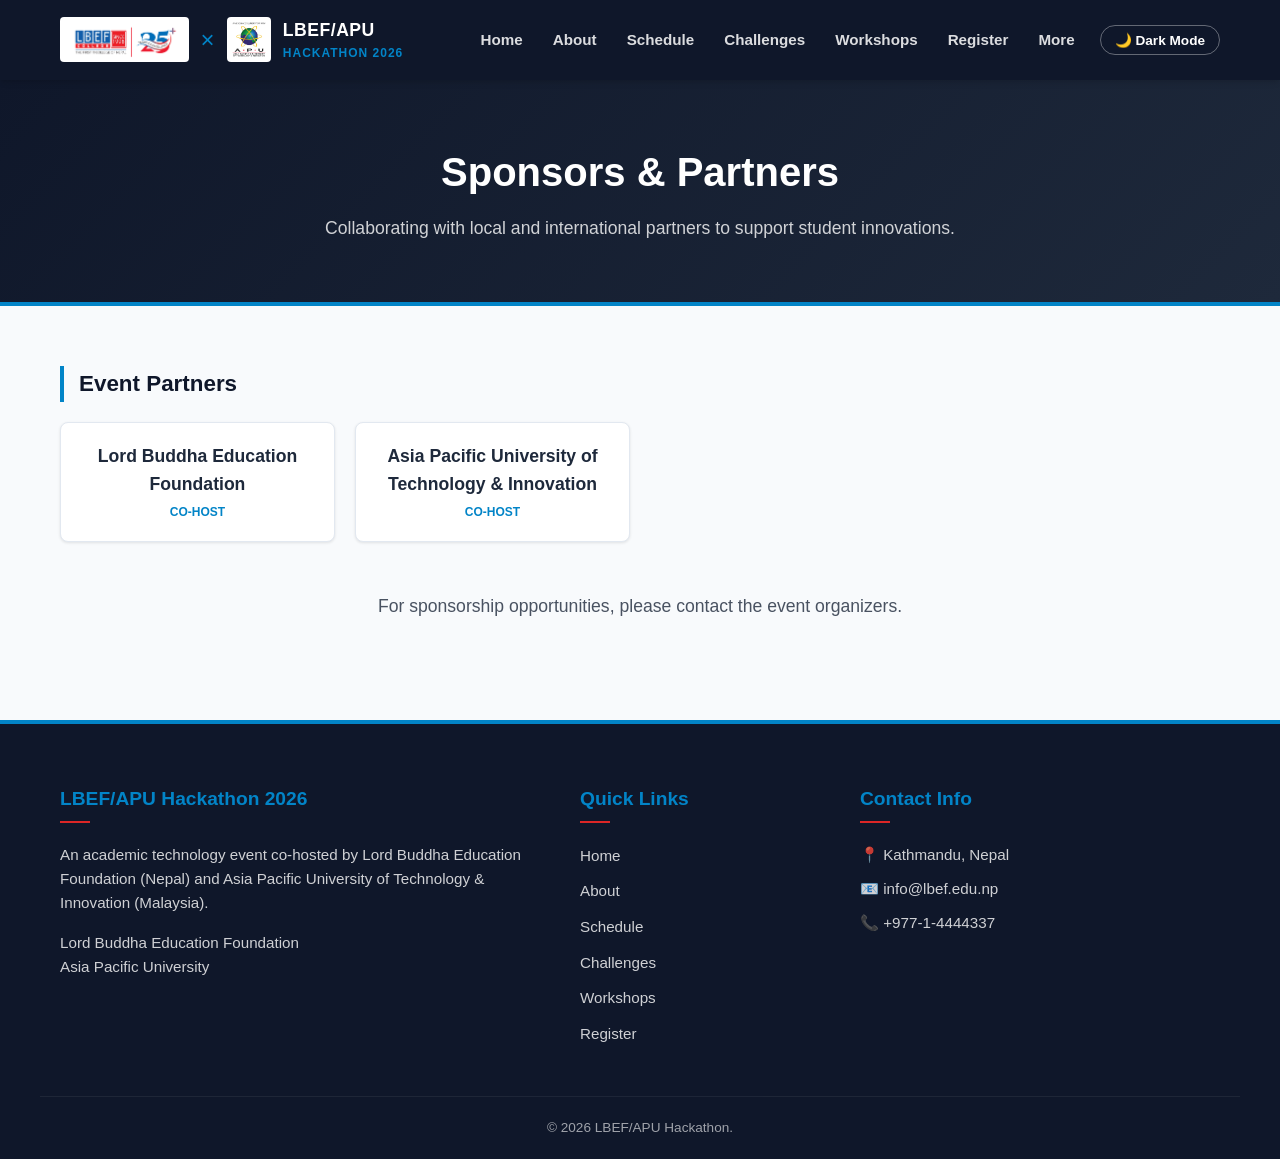
<file: sponsors.html>
<!DOCTYPE html>
<html lang="en">
<head>
    <meta charset="UTF-8">
    <meta name="viewport" content="width=device-width, initial-scale=1.0">
    <title>Sponsors & Partners | LBEF/APU Hackathon 2026</title>
    <meta name="description" content="View the sponsors, educational partners, and media collaborators of the LBEF/APU Hackathon 2026.">
    <link rel="stylesheet" href="css/style.css">
</head>
<body>

    <!-- Header Navigation -->
    <header>
        <div class="container header-container">
            <a href="index.html" class="branding" id="brandingLogo">
                <img src="images/logo/lbef_logo.webp" alt="LBEF Logo" class="logo-img">
                <span class="logo-divider">×</span>
                <img src="images/logo/apu_logo.webp" alt="APU Logo" class="logo-img">
                <div class="branding-text">
                    <span class="branding-title">LBEF/APU</span>
                    <span class="branding-subtitle">Hackathon 2026</span>
                </div>
            </a>
            <button class="hamburger" id="hamburgerToggle" aria-label="Toggle Menu">
                <span></span>
                <span></span>
                <span></span>
            </button>
            <ul class="nav-menu" id="navMenu">
                <li class="nav-item"><a href="index.html" class="nav-link" id="nav-home">Home</a></li>
                <li class="nav-item"><a href="about.html" class="nav-link" id="nav-about">About</a></li>
                <li class="nav-item"><a href="schedule.html" class="nav-link" id="nav-schedule">Schedule</a></li>
                <li class="nav-item"><a href="challenges.html" class="nav-link" id="nav-challenges">Challenges</a></li>
                <li class="nav-item"><a href="workshops.html" class="nav-link" id="nav-workshops">Workshops</a></li>
                <li class="nav-item"><a href="register.html" class="nav-link" id="nav-register">Register</a></li>
                <li class="nav-item dropdown">
                    <a href="#" class="nav-link dropdown-toggle">More</a>
                    <ul class="dropdown-menu">
                        <li><a href="rules.html" class="nav-link" id="nav-rules">Rules</a></li>
                        <li><a href="resources.html" class="nav-link" id="nav-resources">Resources</a></li>
                        <li><a href="gallery.html" class="nav-link" id="nav-gallery">Gallery</a></li>
                        <li><a href="news.html" class="nav-link" id="nav-news">News</a></li>
                        <li><a href="faq.html" class="nav-link" id="nav-faq">FAQ</a></li>
                        <li><a href="contact.html" class="nav-link" id="nav-contact">Contact</a></li>
                        <li><a href="sponsors.html" class="nav-link active" id="nav-sponsors">Sponsors</a></li>
                        <li><a href="feedback.html" class="nav-link" id="nav-feedback">Feedback</a></li>
                    </ul>
                </li>
                <li class="nav-item"><button class="theme-toggle-btn" id="themeToggleBtn" aria-label="Toggle theme">🌙 Dark Mode</button></li>
            </ul>
        </div>
    </header>

    <!-- Page Hero Banner -->
    <section class="page-hero">
        <div class="container">
            <h1>Sponsors & Partners</h1>
            <p>Collaborating with local and international partners to support student innovations.</p>
        </div>
    </section>

    <!-- Sponsors Grid Section -->
    <section class="section">
        <div class="container">
            
            <div class="sponsor-section">
                <h3 class="sponsor-tier-title">Event Partners</h3>
                <div class="sponsor-grid">
                    <div class="sponsor-card">
                        <span class="sponsor-name">Lord Buddha Education Foundation</span>
                        <span class="sponsor-type">Co-host</span>
                    </div>
                    <div class="sponsor-card">
                        <span class="sponsor-name">Asia Pacific University of Technology &amp; Innovation</span>
                        <span class="sponsor-type">Co-host</span>
                    </div>
                </div>
            </div>
            <p class="section-subtitle">For sponsorship opportunities, please contact the event organizers.</p>
        </div>
    </section>

    <!-- Footer -->
    <footer>
        <div class="container footer-grid">
            <div class="footer-col footer-about">
                <h3>LBEF/APU Hackathon 2026</h3>
                <p>An academic technology event co-hosted by Lord Buddha Education Foundation (Nepal) and Asia Pacific University of Technology & Innovation (Malaysia).</p>
                <p><a href="https://www.lbef.edu.np/" target="_blank" rel="noopener noreferrer">Lord Buddha Education Foundation</a><br><a href="https://www.apu.edu.my/" target="_blank" rel="noopener noreferrer">Asia Pacific University</a></p>
            </div>
            <div class="footer-col">
                <h3>Quick Links</h3>
                <ul class="footer-links">
                    <li><a href="index.html">Home</a></li>
                    <li><a href="about.html">About</a></li>
                    <li><a href="schedule.html">Schedule</a></li>
                    <li><a href="challenges.html">Challenges</a></li>
                    <li><a href="workshops.html">Workshops</a></li>
                    <li><a href="register.html">Register</a></li>
                </ul>
            </div>
            <div class="footer-col footer-contact">
                <h3>Contact Info</h3>
                <p>📍 Kathmandu, Nepal</p>
                <p>📧 info@lbef.edu.np</p>
                <p>📞 +977-1-4444337</p>
            </div>
        </div>
        <div class="container footer-bottom">
            <p>&copy; 2026 LBEF/APU Hackathon.</p>
        </div>
    </footer>

    <script src="js/script.js"></script>
</body>
</html>
</file>
<file: css/style.css>
/* ==========================================================================
   Main styles for the LBEF/APU Hackathon website.
   ========================================================================== */

/* --------------------------------------------------------------------------
   1. Design System & CSS Variables
   -------------------------------------------------------------------------- */
:root {
    /* Color Palette */
    --primary: #0F172A;       /* Deep Dark Navy */
    --secondary: #0284C7;     /* APU-style Vibrant Blue */
    --secondary-hover: #0369A1;
    --accent: #DC2626;        /* LBEF-style Accent Red */
    --accent-hover: #B91C1C;
    --accent-light: #FEE2E2;  /* Light red for alerts/badges */
    --light: #F8FAFC;         /* Light Grey Background */
    --white: #FFFFFF;
    --dark: #1E293B;          /* Charcoal text / dark sections */
    --border-color: #E2E8F0;  /* Subtle borders */
    
    /* Typography */
    --font-primary: 'Segoe UI', Tahoma, Geneva, Verdana, sans-serif;
    
    /* Layout & Spacing */
    --max-width: 1200px;
    --border-radius: 8px;
    --border-radius-lg: 16px;
    --transition-fast: 0.2s ease;
    --transition-normal: 0.3s ease;
    
    /* Shadows */
    --shadow-sm: 0 1px 3px rgba(0, 0, 0, 0.1);
    --shadow-md: 0 4px 6px -1px rgba(0, 0, 0, 0.1), 0 2px 4px -1px rgba(0, 0, 0, 0.06);
    --shadow-lg: 0 10px 15px -3px rgba(0, 0, 0, 0.1), 0 4px 6px -2px rgba(0, 0, 0, 0.05);
}

.event-dates {
    margin: -5px 0 22px;
    color: var(--secondary);
    font-weight: 700;
    letter-spacing: 0.3px;
}

.event-dates span {
    margin: 0 8px;
    color: var(--white);
    opacity: 0.65;
}

/* --------------------------------------------------------------------------
   2. Reset & Global Styles
   -------------------------------------------------------------------------- */
* {
    margin: 0;
    padding: 0;
    box-sizing: border-box;
}

.institution-logos {
    display: grid;
    grid-template-columns: repeat(2, minmax(0, 1fr));
    gap: 20px;
    align-items: start;
}

.institution-logos figure {
    min-width: 0;
    text-align: center;
}

.institution-logos img {
    width: 100%;
    height: 190px;
    object-fit: contain;
    border-radius: var(--border-radius);
    box-shadow: var(--shadow-sm);
}

.institution-logos figcaption {
    margin-top: 10px;
    font-size: 0.9rem;
    font-weight: 600;
    color: var(--dark);
}

body {
    font-family: var(--font-primary);
    background-color: var(--light);
    color: var(--primary);
    line-height: 1.6;
    overflow-x: hidden;
}

.workshop-card {
    display: flex;
    flex-direction: column;
    height: 100%;
}

.workshop-poster {
    height: 250px;
    background-color: var(--light);
}

.workshop-poster img {
    object-fit: contain;
    object-position: center;
}

.workshop-card-body {
    display: flex;
    flex: 1;
    flex-direction: column;
    justify-content: space-between;
    gap: 18px;
}

.workshop-details-button {
    width: 100%;
    margin-top: auto;
}

.workshop-modal {
    position: fixed;
    inset: 0;
    z-index: 2100;
    display: flex;
    align-items: center;
    justify-content: center;
    padding: 24px;
    background: rgba(15, 23, 42, 0.78);
}

.workshop-modal[hidden] {
    display: none;
}

.workshop-dialog {
    position: relative;
    display: grid;
    grid-template-columns: minmax(220px, 0.8fr) minmax(0, 1.2fr);
    gap: 26px;
    width: min(900px, 100%);
    max-height: 90vh;
    overflow-y: auto;
    padding: 28px;
    background: var(--white);
    color: var(--primary);
    border: 1px solid var(--border-color);
    border-radius: var(--border-radius-lg);
    box-shadow: var(--shadow-lg);
}

.workshop-modal-image {
    width: 100%;
    max-height: 72vh;
    object-fit: contain;
    align-self: center;
    border-radius: var(--border-radius);
    background: var(--light);
}

.workshop-modal-content {
    align-self: center;
    min-width: 0;
    padding: 12px 0;
}

.workshop-modal-header {
    margin-bottom: 12px;
    color: var(--secondary);
    font-weight: 700;
    white-space: pre-line;
}

.workshop-modal-content h2 {
    margin: 0 32px 12px 0;
    font-size: 1.6rem;
    line-height: 1.25;
}

.workshop-modal-subtitle {
    margin-bottom: 16px;
    font-weight: 700;
    color: var(--accent);
}

.workshop-modal-badge {
    display: inline-block;
    padding: 5px 10px;
    margin-bottom: 12px;
    border-radius: 20px;
    background: var(--secondary);
    color: var(--white);
    font-size: 0.8rem;
    font-weight: 700;
}

.workshop-detail-list {
    display: grid;
    grid-template-columns: minmax(100px, auto) 1fr;
    gap: 10px 14px;
}

.workshop-detail-list dt {
    font-weight: 700;
    color: var(--secondary);
}

.workshop-detail-list dd {
    margin: 0;
    white-space: pre-line;
}

.workshop-modal-close {
    position: absolute;
    top: 10px;
    right: 14px;
    z-index: 1;
    width: 38px;
    height: 38px;
    border: 0;
    border-radius: 50%;
    background: var(--light);
    color: var(--primary);
    font-size: 1.7rem;
    line-height: 1;
    cursor: pointer;
}

.workshop-modal-close:hover,
.workshop-modal-close:focus-visible {
    background: var(--secondary);
    color: var(--white);
}

a {
    color: inherit;
    text-decoration: none;
}

img {
    max-width: 100%;
    height: auto;
    display: block;
}

/* Containers */
.container {
    width: 100%;
    max-width: var(--max-width);
    margin: 0 auto;
    padding: 0 20px;
}

.section {
    padding: 60px 0;
}

.section-title {
    text-align: center;
    font-size: 2.2rem;
    font-weight: 700;
    color: var(--primary);
    margin-bottom: 15px;
    position: relative;
}

.section-title::after {
    content: '';
    display: block;
    width: 60px;
    height: 4px;
    background-color: var(--secondary);
    margin: 10px auto 0 auto;
    border-radius: 2px;
}

.section-subtitle {
    text-align: center;
    font-size: 1.1rem;
    color: var(--dark);
    max-width: 600px;
    margin: 0 auto 40px auto;
    opacity: 0.8;
}

/* Buttons */
.btn {
    display: inline-block;
    padding: 12px 28px;
    font-size: 1rem;
    font-weight: 600;
    border-radius: var(--border-radius);
    text-align: center;
    cursor: pointer;
    transition: var(--transition-fast);
    border: none;
}

.btn-primary {
    background-color: var(--secondary);
    color: var(--white);
}

.btn-primary:hover {
    background-color: var(--secondary-hover);
    transform: translateY(-2px);
}

.btn-accent {
    background-color: var(--accent);
    color: var(--white);
}

.btn-accent:hover {
    background-color: var(--accent-hover);
    transform: translateY(-2px);
}

.btn-outline {
    background-color: transparent;
    color: var(--secondary);
    border: 2px solid var(--secondary);
}

.btn-outline:hover {
    background-color: var(--secondary);
    color: var(--white);
    transform: translateY(-2px);
}

/* --------------------------------------------------------------------------
   3. Header & Navigation (Desktop & Mobile)
   -------------------------------------------------------------------------- */
header {
    background-color: var(--primary);
    color: var(--white);
    position: sticky;
    top: 0;
    z-index: 1000;
    box-shadow: var(--shadow-md);
}

.header-container {
    display: flex;
    justify-content: space-between;
    align-items: center;
    height: 80px;
}

/* Branding logo area */
.branding {
    display: flex;
    align-items: center;
    gap: 12px;
}

.logo-img {
    height: 45px;
    width: auto;
    background: var(--white);
    padding: 2px;
    border-radius: 4px;
}

.logo-divider {
    color: var(--secondary);
    font-size: 1.5rem;
    font-weight: 300;
}

.branding-text {
    display: flex;
    flex-direction: column;
}

.branding-title {
    font-size: 1.1rem;
    font-weight: 800;
    letter-spacing: 0.5px;
    color: var(--white);
}

.branding-subtitle {
    font-size: 0.75rem;
    color: var(--secondary);
    text-transform: uppercase;
    font-weight: 600;
    letter-spacing: 1px;
}

/* Nav Menu */
.nav-menu {
    display: flex;
    align-items: center;
    list-style: none;
}

.nav-item {
    position: relative;
}

.nav-link {
    display: block;
    padding: 10px 15px;
    font-size: 0.95rem;
    font-weight: 600;
    color: var(--white);
    opacity: 0.85;
    transition: var(--transition-fast);
}

.nav-link:hover, .nav-link.active {
    color: var(--secondary);
    opacity: 1;
}

/* Dropdown Menu styling */
.dropdown-menu {
    position: absolute;
    top: 100%;
    right: 0;
    background-color: var(--primary);
    min-width: 180px;
    box-shadow: var(--shadow-lg);
    border-top: 3px solid var(--secondary);
    border-radius: 0 0 var(--border-radius) var(--border-radius);
    display: block;
    list-style: none;
    opacity: 0;
    visibility: hidden;
    pointer-events: none;
    transform: translateY(8px);
    transition: opacity var(--transition-fast), transform var(--transition-fast), visibility var(--transition-fast);
    max-height: min(70vh, 560px);
    overflow-y: auto;
}

.nav-item.dropdown.open > .dropdown-menu {
    opacity: 1;
    visibility: visible;
    pointer-events: auto;
    transform: translateY(0);
}

.dropdown-menu .nav-link {
    padding: 12px 20px;
    font-size: 0.9rem;
    border-bottom: 1px solid rgba(255, 255, 255, 0.05);
}

.dropdown-menu .nav-link:hover {
    background-color: var(--dark);
}

/* Hamburger menu */
.hamburger {
    display: none;
    flex-direction: column;
    justify-content: space-between;
    width: 30px;
    height: 20px;
    background: transparent;
    border: none;
    cursor: pointer;
    z-index: 1100;
}

.hamburger span {
    display: block;
    width: 100%;
    height: 3px;
    background-color: var(--white);
    border-radius: 2px;
    transition: var(--transition-normal);
}

/* --------------------------------------------------------------------------
   4. Footer
   -------------------------------------------------------------------------- */
footer {
    background-color: var(--primary);
    color: var(--white);
    padding: 60px 0 20px 0;
    border-top: 4px solid var(--secondary);
}

.footer-grid {
    display: grid;
    grid-template-columns: 2fr 1fr 1.5fr;
    gap: 40px;
    margin-bottom: 40px;
}

.footer-col h3 {
    font-size: 1.2rem;
    margin-bottom: 20px;
    color: var(--secondary);
    position: relative;
    padding-bottom: 8px;
}

.footer-col h3::after {
    content: '';
    position: absolute;
    bottom: 0;
    left: 0;
    width: 30px;
    height: 2px;
    background-color: var(--accent);
}

.footer-about p {
    font-size: 0.95rem;
    opacity: 0.8;
    margin-bottom: 15px;
}

.footer-links {
    list-style: none;
}

.footer-links li {
    margin-bottom: 10px;
}

.footer-links a {
    font-size: 0.95rem;
    opacity: 0.8;
    transition: var(--transition-fast);
}

.footer-links a:hover {
    color: var(--secondary);
    opacity: 1;
    padding-left: 5px;
}

.footer-contact p {
    font-size: 0.95rem;
    opacity: 0.8;
    margin-bottom: 10px;
    display: flex;
    align-items: center;
    gap: 10px;
}

.footer-socials {
    display: flex;
    gap: 15px;
    margin-top: 15px;
}

.social-icon {
    display: inline-flex;
    justify-content: center;
    align-items: center;
    width: 35px;
    height: 35px;
    background-color: rgba(255, 255, 255, 0.1);
    border-radius: 50%;
    color: var(--white);
    font-size: 0.9rem;
    transition: var(--transition-fast);
}

.social-icon:hover {
    background-color: var(--secondary);
    color: var(--white);
    transform: scale(1.1);
}

.footer-bottom {
    border-top: 1px solid rgba(255, 255, 255, 0.1);
    padding-top: 20px;
    text-align: center;
    font-size: 0.85rem;
    opacity: 0.6;
}

/* --------------------------------------------------------------------------
   5. Hero & Homepage Sections
   -------------------------------------------------------------------------- */
.hero {
    position: relative;
    background: linear-gradient(135deg, rgba(15, 23, 42, 0.95) 0%, rgba(30, 41, 59, 0.9) 100%), 
                url('../images/student.jpg') center/cover no-repeat;
    color: var(--white);
    padding: 100px 0;
    text-align: center;
}

.hero-content {
    max-width: 800px;
    margin: 0 auto;
}

.hero-tagline {
    font-size: 1rem;
    color: var(--secondary);
    text-transform: uppercase;
    font-weight: 700;
    letter-spacing: 2px;
    margin-bottom: 15px;
}

.hero h1 {
    font-size: 3rem;
    font-weight: 800;
    line-height: 1.2;
    margin-bottom: 20px;
}

.hero-motto {
    font-size: 1.8rem;
    font-weight: 600;
    color: var(--secondary);
    margin-bottom: 20px;
    letter-spacing: 1px;
}

.hero-desc {
    font-size: 1.2rem;
    opacity: 0.9;
    margin-bottom: 35px;
}

.hero-actions {
    display: flex;
    justify-content: center;
    gap: 20px;
}

/* Inner Page Hero (Standard banner for other pages) */
.page-hero {
    background: linear-gradient(135deg, var(--primary) 0%, var(--dark) 100%);
    color: var(--white);
    padding: 60px 0;
    text-align: center;
    position: relative;
    border-bottom: 4px solid var(--secondary);
}

.page-hero h1 {
    font-size: 2.5rem;
    font-weight: 700;
    margin-bottom: 10px;
}

.page-hero p {
    font-size: 1.1rem;
    opacity: 0.8;
}

/* Countdown Timer Section */
.countdown-section {
    background-color: var(--white);
    padding: 40px 0;
    box-shadow: var(--shadow-sm);
    text-align: center;
}

.countdown-title {
    font-size: 1.2rem;
    font-weight: 700;
    letter-spacing: 1px;
    margin-bottom: 20px;
    color: var(--primary);
}

.countdown-grid {
    display: flex;
    justify-content: center;
    gap: 25px;
}

.countdown-card {
    background-color: var(--light);
    border: 1px solid var(--border-color);
    padding: 20px;
    min-width: 100px;
    border-radius: var(--border-radius);
    box-shadow: var(--shadow-sm);
}

.countdown-number {
    font-size: 2.5rem;
    font-weight: 800;
    color: var(--secondary);
    display: block;
    line-height: 1;
    margin-bottom: 5px;
}

.countdown-label {
    font-size: 0.8rem;
    font-weight: 600;
    color: var(--dark);
    text-transform: uppercase;
    letter-spacing: 1px;
}

/* Highlights & Info Grids */
.highlight-grid {
    display: grid;
    grid-template-columns: repeat(4, 1fr);
    gap: 20px;
    margin-top: 30px;
}

.highlight-card {
    background-color: var(--white);
    border: 1px solid var(--border-color);
    padding: 30px;
    border-radius: var(--border-radius);
    text-align: center;
    box-shadow: var(--shadow-sm);
    transition: var(--transition-normal);
}

.highlight-card:hover {
    transform: translateY(-5px);
    box-shadow: var(--shadow-md);
    border-color: var(--secondary);
}

.highlight-icon {
    font-size: 2.5rem;
    color: var(--secondary);
    margin-bottom: 15px;
}

.highlight-card h3 {
    font-size: 1.2rem;
    font-weight: 700;
    margin-bottom: 10px;
}

.highlight-card p {
    font-size: 0.95rem;
    color: var(--dark);
    opacity: 0.8;
}

/* Grid Layouts */
.grid-2 {
    display: grid;
    grid-template-columns: 1fr 1fr;
    gap: 40px;
    align-items: center;
}

.grid-3 {
    display: grid;
    grid-template-columns: repeat(3, 1fr);
    gap: 30px;
}

.card {
    background-color: var(--white);
    border: 1px solid var(--border-color);
    border-radius: var(--border-radius-lg);
    overflow: hidden;
    box-shadow: var(--shadow-sm);
    transition: var(--transition-normal);
}

.card:hover {
    transform: translateY(-5px);
    box-shadow: var(--shadow-lg);
}

.card-img img {
    width: 100%;
    height: 200px;
    object-fit: cover;
}

.card-body {
    padding: 25px;
}

.card-tag {
    display: inline-block;
    padding: 4px 10px;
    font-size: 0.75rem;
    font-weight: 700;
    text-transform: uppercase;
    border-radius: 4px;
    margin-bottom: 15px;
}

.tag-web { background-color: #E0F2FE; color: #0369A1; }
.tag-ai { background-color: #F3E8FF; color: #6B21A8; }
.tag-cyber { background-color: #FEE2E2; color: #991B1B; }
.tag-cloud { background-color: #ECFDF5; color: #065F46; }
.tag-digital { background-color: #FEF3C7; color: #92400E; }

.card h3 {
    font-size: 1.3rem;
    font-weight: 700;
    margin-bottom: 12px;
}

.card p {
    font-size: 0.95rem;
    color: var(--dark);
    opacity: 0.85;
    margin-bottom: 20px;
}

/* CTA Call to Action */
.cta-section {
    background: linear-gradient(135deg, var(--primary) 0%, var(--secondary) 100%);
    color: var(--white);
    padding: 80px 0;
    text-align: center;
}

.cta-content h2 {
    font-size: 2.2rem;
    margin-bottom: 15px;
    font-weight: 800;
}

.cta-content p {
    font-size: 1.2rem;
    opacity: 0.9;
    margin-bottom: 30px;
    max-width: 600px;
    margin-left: auto;
    margin-right: auto;
}

/* --------------------------------------------------------------------------
   6. About Page - Organizing Committee
   -------------------------------------------------------------------------- */
.team-grid {
    display: grid;
    grid-template-columns: repeat(4, 1fr);
    gap: 25px;
    margin-top: 30px;
}

.team-card {
    background-color: var(--white);
    border: 1px solid var(--border-color);
    border-radius: var(--border-radius);
    text-align: center;
    padding: 30px 20px;
    box-shadow: var(--shadow-sm);
    transition: var(--transition-normal);
}

.team-card:hover {
    transform: translateY(-5px);
    box-shadow: var(--shadow-md);
    border-color: var(--secondary);
}

.team-avatar {
    width: 100px;
    height: 100px;
    background-color: var(--light);
    border-radius: 50%;
    margin: 0 auto 20px auto;
    display: flex;
    justify-content: center;
    align-items: center;
    font-size: 2.5rem;
    color: var(--secondary);
    border: 3px solid var(--secondary);
}

.team-card h3 {
    font-size: 1.1rem;
    margin-bottom: 5px;
}

.team-card .role {
    font-size: 0.85rem;
    font-weight: 700;
    color: var(--accent);
    text-transform: uppercase;
    letter-spacing: 1px;
}

/* --------------------------------------------------------------------------
   7. Schedule Page - Tables
   -------------------------------------------------------------------------- */
.table-responsive {
    width: 100%;
    overflow-x: auto;
    background-color: var(--white);
    border-radius: var(--border-radius-lg);
    box-shadow: var(--shadow-md);
    border: 1px solid var(--border-color);
}

table {
    width: 100%;
    border-collapse: collapse;
    min-width: 600px;
}

th, td {
    padding: 18px 24px;
    text-align: left;
    border-bottom: 1px solid var(--border-color);
}

th {
    background-color: var(--primary);
    color: var(--white);
    font-weight: 700;
    font-size: 1rem;
}

tr:last-child td {
    border-bottom: none;
}

tr:nth-child(even) {
    background-color: var(--light);
}

tr:hover {
    background-color: rgba(2, 132, 199, 0.05);
}

td.time {
    font-weight: 700;
    color: var(--secondary);
    white-space: nowrap;
}

td.location {
    font-weight: 600;
}

/* --------------------------------------------------------------------------
   8. Challenges Page - Filtering
   -------------------------------------------------------------------------- */
.filter-container {
    display: flex;
    justify-content: center;
    flex-wrap: wrap;
    gap: 10px;
    margin-bottom: 40px;
}

.filter-btn {
    padding: 10px 22px;
    font-size: 0.9rem;
    font-weight: 600;
    border: 1px solid var(--border-color);
    background-color: var(--white);
    color: var(--dark);
    border-radius: 30px;
    cursor: pointer;
    transition: var(--transition-fast);
}

.filter-btn:hover, .filter-btn.active {
    background-color: var(--secondary);
    color: var(--white);
    border-color: var(--secondary);
}

.challenge-card {
    transition: all 0.3s ease;
}

.challenge-card.hidden {
    display: none;
}

/* Difficulty tags */
.difficulty-tag {
    display: inline-block;
    padding: 2px 8px;
    font-size: 0.75rem;
    font-weight: 700;
    border-radius: 4px;
    margin-left: 10px;
}
.difficulty-easy { background-color: #DEF7EC; color: #03543F; }
.difficulty-medium { background-color: #FEF08A; color: #713F12; }
.difficulty-hard { background-color: #FDE8E8; color: #9B1C1C; }

/* --------------------------------------------------------------------------
   9. Rules & Eligibility Page - Lists & Criteria
   -------------------------------------------------------------------------- */
.rules-wrapper {
    background-color: var(--white);
    padding: 40px;
    border-radius: var(--border-radius-lg);
    box-shadow: var(--shadow-sm);
    margin-bottom: 40px;
    border: 1px solid var(--border-color);
}

.rules-wrapper h2 {
    font-size: 1.6rem;
    margin-bottom: 25px;
    color: var(--primary);
    border-bottom: 2px solid var(--secondary);
    padding-bottom: 10px;
}

.rules-list {
    list-style: none;
}

.rules-list li {
    position: relative;
    padding-left: 30px;
    margin-bottom: 15px;
    font-size: 1.05rem;
}

.rules-list li::before {
    content: "✓";
    position: absolute;
    left: 0;
    top: 0;
    color: var(--secondary);
    font-weight: 900;
    font-size: 1.2rem;
}

.judging-criteria-grid {
    display: grid;
    grid-template-columns: repeat(5, 1fr);
    gap: 20px;
    margin-top: 30px;
}

.criteria-card {
    background-color: var(--light);
    border: 1px solid var(--border-color);
    padding: 25px 15px;
    border-radius: var(--border-radius);
    text-align: center;
}

.criteria-percentage {
    font-size: 2.2rem;
    font-weight: 800;
    color: var(--accent);
    display: block;
    margin-bottom: 10px;
}

.criteria-card h3 {
    font-size: 1.1rem;
    margin-bottom: 10px;
}

/* --------------------------------------------------------------------------
   10. Form Layouts (Registration, Contact, Feedback)
   -------------------------------------------------------------------------- */
.form-container {
    max-width: 700px;
    margin: 0 auto;
    background-color: var(--white);
    padding: 50px;
    border-radius: var(--border-radius-lg);
    box-shadow: var(--shadow-md);
    border: 1px solid var(--border-color);
}

.form-group {
    margin-bottom: 25px;
}

.form-group.row {
    display: grid;
    grid-template-columns: 1fr 1fr;
    gap: 20px;
}

label {
    display: block;
    font-size: 0.95rem;
    font-weight: 600;
    color: var(--primary);
    margin-bottom: 8px;
}

label span.required {
    color: var(--accent);
}

input[type="text"],
input[type="email"],
input[type="tel"],
select,
textarea {
    width: 100%;
    padding: 12px 16px;
    border: 1px solid var(--border-color);
    border-radius: var(--border-radius);
    font-family: inherit;
    font-size: 0.95rem;
    color: var(--primary);
    transition: var(--transition-fast);
    background-color: var(--light);
}

input:focus,
select:focus,
textarea:focus {
    outline: none;
    border-color: var(--secondary);
    background-color: var(--white);
    box-shadow: 0 0 0 3px rgba(2, 132, 199, 0.15);
}

input[aria-invalid="true"],
select[aria-invalid="true"],
textarea[aria-invalid="true"] {
    border-color: var(--accent);
    box-shadow: 0 0 0 3px rgba(220, 38, 38, 0.12);
}

.btn:disabled {
    cursor: wait;
    opacity: 0.7;
    transform: none;
}

.checkbox-group {
    display: flex;
    align-items: flex-start;
    gap: 10px;
}

.checkbox-group input {
    margin-top: 5px;
}

.checkbox-group label {
    font-weight: 500;
    font-size: 0.9rem;
    margin-bottom: 0;
}

/* Alert Boxes */
.alert {
    padding: 15px 20px;
    border-radius: var(--border-radius);
    margin-bottom: 25px;
    font-weight: 600;
    display: none;
}

.alert-success {
    background-color: #DEF7EC;
    color: #03543F;
    border: 1px solid #BCF0DA;
}

.alert-danger {
    background-color: #FDE8E8;
    color: #9B1C1C;
    border: 1px solid #FBD5D5;
}

.notice {
    font-size: 0.85rem;
    color: var(--dark);
    opacity: 0.7;
    margin-top: 15px;
    text-align: center;
}

/* Star rating styles */
.rating-select {
    display: flex;
    gap: 15px;
    margin-top: 10px;
}

.rating-option {
    position: relative;
    cursor: pointer;
}

.rating-option input {
    position: absolute;
    opacity: 0;
    cursor: pointer;
}

.rating-option span {
    display: inline-block;
    padding: 8px 16px;
    background-color: var(--light);
    border: 1px solid var(--border-color);
    border-radius: var(--border-radius);
    font-weight: 600;
    transition: var(--transition-fast);
}

.rating-option input:checked + span {
    background-color: var(--secondary);
    color: var(--white);
    border-color: var(--secondary);
}

/* --------------------------------------------------------------------------
   11. FAQ Page - Accordion
   -------------------------------------------------------------------------- */
.faq-container {
    max-width: 800px;
    margin: 0 auto;
}

.faq-item {
    background-color: var(--white);
    border: 1px solid var(--border-color);
    margin-bottom: 15px;
    border-radius: var(--border-radius);
    overflow: hidden;
    box-shadow: var(--shadow-sm);
}

.faq-question {
    display: flex;
    justify-content: space-between;
    align-items: center;
    padding: 20px 25px;
    cursor: pointer;
    font-weight: 700;
    font-size: 1.05rem;
    background-color: var(--white);
    transition: var(--transition-fast);
    user-select: none;
}

.faq-question:hover {
    background-color: rgba(2, 132, 199, 0.03);
}

.faq-icon {
    font-size: 1.2rem;
    color: var(--secondary);
    transition: transform var(--transition-normal);
}

.faq-answer {
    padding: 0 25px;
    max-height: 0;
    overflow: hidden;
    transition: max-height 0.3s ease, padding 0.3s ease;
    background-color: var(--white);
    border-top: 0 solid var(--border-color);
}

.faq-item.active .faq-answer {
    padding: 20px 25px;
    max-height: 500px;
    border-top: 1px solid var(--border-color);
}

.faq-item.active .faq-icon {
    transform: rotate(45deg);
}

/* --------------------------------------------------------------------------
   12. Gallery Page - Grid & Lightbox
   -------------------------------------------------------------------------- */
.gallery-grid {
    display: grid;
    grid-template-columns: repeat(3, 1fr);
    gap: 25px;
}

.gallery-item {
    position: relative;
    border-radius: var(--border-radius-lg);
    overflow: hidden;
    box-shadow: var(--shadow-sm);
    cursor: pointer;
    height: 250px;
}

.gallery-item img {
    width: 100%;
    height: 100%;
    object-fit: contain;
    background-color: var(--light);
    transition: var(--transition-normal);
}

.gallery-overlay {
    position: absolute;
    top: 0;
    left: 0;
    width: 100%;
    height: 100%;
    background: rgba(15, 23, 42, 0.7);
    color: var(--white);
    display: flex;
    flex-direction: column;
    justify-content: center;
    align-items: center;
    opacity: 0;
    transition: var(--transition-normal);
    padding: 20px;
    text-align: center;
}

.gallery-overlay h3 {
    font-size: 1.1rem;
    margin-bottom: 5px;
    transform: translateY(10px);
    transition: var(--transition-normal);
}

.gallery-overlay span {
    font-size: 0.85rem;
    color: var(--secondary);
    text-transform: uppercase;
    letter-spacing: 1px;
    transform: translateY(10px);
    transition: var(--transition-normal);
}

.gallery-item:hover img {
    transform: scale(1.05);
}

.gallery-item:hover .gallery-overlay {
    opacity: 1;
}

.gallery-item:hover .gallery-overlay h3,
.gallery-item:hover .gallery-overlay span {
    transform: translateY(0);
}

/* Lightbox Modal */
.modal {
    display: none;
    position: fixed;
    z-index: 2000;
    top: 0;
    left: 0;
    width: 100%;
    height: 100%;
    background-color: rgba(15, 23, 42, 0.95);
    justify-content: center;
    align-items: center;
    padding: 40px;
}

.modal-content {
    max-width: 90%;
    max-height: 80%;
    position: relative;
}

.modal-content img {
    border-radius: var(--border-radius);
    box-shadow: var(--shadow-lg);
    max-width: 100%;
    max-height: 70vh;
    object-fit: contain;
}

.modal-caption {
    color: var(--white);
    text-align: center;
    margin-top: 15px;
    font-size: 1.1rem;
}

.modal-close {
    position: absolute;
    top: -50px;
    right: 0;
    color: var(--white);
    font-size: 2rem;
    font-weight: bold;
    cursor: pointer;
    background: transparent;
    border: none;
    transition: var(--transition-fast);
}

.modal-close:hover {
    color: var(--secondary);
}

/* --------------------------------------------------------------------------
   13. Sponsors Page - Grid
   -------------------------------------------------------------------------- */
.sponsor-section {
    margin-bottom: 50px;
}

.sponsor-tier-title {
    font-size: 1.4rem;
    color: var(--primary);
    margin-bottom: 20px;
    border-left: 4px solid var(--secondary);
    padding-left: 15px;
}

.sponsor-grid {
    display: grid;
    grid-template-columns: repeat(4, 1fr);
    gap: 20px;
}

.sponsor-card {
    background-color: var(--white);
    border: 1px solid var(--border-color);
    padding: 30px;
    text-align: center;
    border-radius: var(--border-radius);
    box-shadow: var(--shadow-sm);
    display: flex;
    flex-direction: column;
    justify-content: center;
    align-items: center;
    height: 120px;
}

.sponsor-name {
    font-size: 1.1rem;
    font-weight: 700;
    color: var(--dark);
    margin-bottom: 5px;
}

.sponsor-type {
    font-size: 0.75rem;
    font-weight: 600;
    color: var(--secondary);
    text-transform: uppercase;
}

/* --------------------------------------------------------------------------
   14. Responsive Media Queries
   -------------------------------------------------------------------------- */
@media (max-width: 992px) {
    .grid-3 {
        grid-template-columns: 1fr 1fr;
    }
    
    .highlight-grid {
        grid-template-columns: repeat(2, 1fr);
    }
    
    .team-grid {
        grid-template-columns: repeat(2, 1fr);
    }
    
    .sponsor-grid {
        grid-template-columns: repeat(2, 1fr);
    }
    
    .gallery-grid {
        grid-template-columns: 1fr 1fr;
    }
    
    .judging-criteria-grid {
        grid-template-columns: repeat(3, 1fr);
    }
}

/* Mobile (max-width: 768px) */
@media (max-width: 768px) {
    .header-container {
        height: 70px;
    }
    
    /* Hamburger navigation */
    .hamburger {
        display: flex;
    }
    
    .nav-menu {
        position: fixed;
        top: 70px;
        left: -100%;
        width: 100%;
        height: calc(100vh - 70px);
        background-color: var(--primary);
        flex-direction: column;
        align-items: center;
        padding-top: 40px;
        transition: var(--transition-normal);
        overflow-y: auto;
        box-shadow: var(--shadow-lg);
    }
    
    .nav-menu.active {
        left: 0;
    }
    
    .nav-item {
        width: 100%;
        text-align: center;
    }
    
    .nav-link {
        padding: 15px;
        font-size: 1.1rem;
    }
    
    .nav-item.dropdown .dropdown-menu {
        position: static;
        background-color: var(--dark);
        width: 100%;
        box-shadow: none;
        border-top: none;
        border-radius: 0;
        max-height: 0;
        overflow: hidden;
        opacity: 0;
        transform: translateY(-5px);
        transition: max-height var(--transition-normal), opacity var(--transition-fast), transform var(--transition-fast);
    }

    .nav-item.dropdown.open > .dropdown-menu {
        max-height: 60vh;
        opacity: 1;
        transform: translateY(0);
        overflow-y: auto;
    }
    
    .nav-item.dropdown .dropdown-menu .nav-link {
        padding: 10px;
        font-size: 0.95rem;
    }

    /* Hero */
    .hero h1 {
        font-size: 2.2rem;
    }
    .hero-motto {
        font-size: 1.4rem;
    }
    .hero-desc {
        font-size: 1rem;
    }
    .hero-actions {
        flex-direction: column;
        gap: 10px;
        padding: 0 40px;
    }
    
    /* Grid system */
    .grid-2 {
        grid-template-columns: 1fr;
        gap: 30px;
    }
    
    .grid-3 {
        grid-template-columns: 1fr;
    }
    
    .highlight-grid {
        grid-template-columns: 1fr;
    }
    
    .team-grid {
        grid-template-columns: 1fr;
    }
    
    .sponsor-grid {
        grid-template-columns: 1fr;
    }
    
    .gallery-grid {
        grid-template-columns: 1fr;
    }
    
    .judging-criteria-grid {
        grid-template-columns: 1fr;
    }
    
    .footer-grid {
        grid-template-columns: 1fr;
        gap: 30px;
    }
    
    .countdown-grid {
        flex-wrap: wrap;
        gap: 15px;
    }
    
    .form-container {
        padding: 25px;
    }
    
    .form-group.row {
        grid-template-columns: 1fr;
        gap: 0;
    }

    .institution-logos {
        grid-template-columns: 1fr;
    }

    .institution-logos img {
        height: auto;
        max-height: 250px;
    }

    .workshop-dialog {
        grid-template-columns: 1fr;
        gap: 16px;
        padding: 20px;
    }

    .workshop-modal-image {
        max-height: 38vh;
        margin-top: 22px;
    }

    .workshop-modal-content {
        padding: 0;
    }

    .workshop-modal-content h2 {
        font-size: 1.35rem;
    }

    .workshop-detail-list {
        grid-template-columns: 1fr;
        gap: 4px;
    }

    .workshop-detail-list dd {
        margin-bottom: 10px;
    }
}

/* --------------------------------------------------------------------------
   15. Dark Mode Theme Overrides & Enhancements
   -------------------------------------------------------------------------- */
[data-theme="dark"] {
    --light: #0B1120;
    --white: #1E293B;
    --dark: #F1F5F9;
    --border-color: #334155;
    --shadow-sm: 0 1px 3px rgba(0, 0, 0, 0.4);
    --shadow-md: 0 4px 6px -1px rgba(0, 0, 0, 0.4);
    --shadow-lg: 0 10px 15px -3px rgba(0, 0, 0, 0.5);
}

[data-theme="dark"] body {
    background-color: var(--light);
    color: var(--dark);
}

[data-theme="dark"] .section,
[data-theme="dark"] section {
    color: var(--dark);
}

[data-theme="dark"] .card,
[data-theme="dark"] .team-card,
[data-theme="dark"] .faq-item,
[data-theme="dark"] .faq-question,
[data-theme="dark"] .faq-answer,
[data-theme="dark"] .form-container,
[data-theme="dark"] .rules-wrapper,
[data-theme="dark"] .info-box,
[data-theme="dark"] .schedule-card,
[data-theme="dark"] .highlight-card,
[data-theme="dark"] .challenge-card,
[data-theme="dark"] .news-card,
[data-theme="dark"] .resource-card,
[data-theme="dark"] .sponsor-card,
[data-theme="dark"] .dropdown-menu {
    background-color: var(--white) !important;
    color: var(--dark) !important;
    border-color: var(--border-color) !important;
}

[data-theme="dark"] input,
[data-theme="dark"] select,
[data-theme="dark"] textarea {
    background-color: #0F172A !important;
    color: #F8FAFC !important;
    border-color: var(--border-color) !important;
}

[data-theme="dark"] .logo-img {
    background: #FFFFFF !important;
}

[data-theme="dark"] .section-subtitle,
[data-theme="dark"] .footer-contact {
    color: var(--dark) !important;
}

[data-theme="dark"] .section-title,
[data-theme="dark"] .rules-wrapper h2,
[data-theme="dark"] .sponsor-tier-title,
[data-theme="dark"] .form-container h2,
[data-theme="dark"] label,
[data-theme="dark"] .countdown-title {
    color: #F8FAFC !important;
}

[data-theme="dark"] header,
[data-theme="dark"] footer,
[data-theme="dark"] .hero,
[data-theme="dark"] .cta-section {
    color: #F8FAFC;
}

[data-theme="dark"] .page-hero {
    background: linear-gradient(135deg, #0F172A 0%, #1E293B 100%);
    color: #F8FAFC;
}

[data-theme="dark"] .branding-title,
[data-theme="dark"] .nav-link,
[data-theme="dark"] .theme-toggle-btn,
[data-theme="dark"] .footer-col,
[data-theme="dark"] .footer-bottom,
[data-theme="dark"] .social-icon,
[data-theme="dark"] .btn-primary,
[data-theme="dark"] .btn-accent,
[data-theme="dark"] th,
[data-theme="dark"] .modal-caption,
[data-theme="dark"] .modal-close {
    color: #F8FAFC !important;
}

[data-theme="dark"] .workshop-dialog {
    color: #F8FAFC;
}

[data-theme="dark"] .workshop-modal-close {
    color: #F8FAFC;
}

[data-theme="dark"] .nav-link:hover,
[data-theme="dark"] .nav-link.active {
    color: var(--secondary) !important;
}

/* Theme Toggle Button */
.theme-toggle-btn {
    background: transparent;
    border: 1px solid rgba(255, 255, 255, 0.35);
    color: var(--white);
    padding: 6px 14px;
    border-radius: 20px;
    cursor: pointer;
    font-size: 0.85rem;
    font-weight: 600;
    display: inline-flex;
    align-items: center;
    gap: 6px;
    transition: var(--transition-fast);
    margin-left: 10px;
}

.theme-toggle-btn:hover {
    background: rgba(255, 255, 255, 0.15);
    border-color: var(--white);
}

/* Video & Map Embed Responsive Containers */
.video-responsive-container,
.map-responsive-container {
    position: relative;
    width: 100%;
    padding-bottom: 56.25%; /* 16:9 aspect ratio */
    height: 0;
    overflow: hidden;
    border-radius: var(--border-radius-lg);
    box-shadow: var(--shadow-md);
    margin: 20px 0;
}

.video-responsive-container iframe,
.map-responsive-container iframe {
    position: absolute;
    top: 0;
    left: 0;
    width: 100%;
    height: 100%;
    border: 0;
}

.video-embed-fallback {
    position: absolute;
    inset: 0;
    display: flex;
    flex-direction: column;
    justify-content: center;
    align-items: center;
    gap: 16px;
    padding: 24px;
    background: var(--white);
    color: var(--primary);
    text-align: center;
}

.video-embed-fallback[hidden] {
    display: none;
}

[data-theme="dark"] .video-embed-fallback {
    background: var(--white);
    color: #F8FAFC;
}

/* Team Avatar Image Fix & Student Badge */
.team-avatar-img {
    width: 110px;
    height: 110px;
    border-radius: 50%;
    margin: 0 auto 15px auto;
    object-fit: cover;
    object-position: center 20%;
    border: 3px solid var(--secondary);
    display: block;
    box-shadow: var(--shadow-sm);
    background-color: var(--light);
}

.student-id-badge {
    display: inline-block;
    padding: 3px 10px;
    background: var(--light);
    color: var(--secondary);
    border-radius: 12px;
    font-size: 0.8rem;
    font-weight: 700;
    margin-top: 6px;
    letter-spacing: 0.5px;
    border: 1px solid var(--border-color);
}

[data-theme="dark"] .student-id-badge {
    background: #0F172A !important;
    color: #38BDF8 !important;
}

/* Image Aspect Ratio Safeguards */
img {
    max-width: 100%;
    height: auto;
}

.card-img {
    width: 100%;
    height: 200px;
    overflow: hidden;
}

.card-img img {
    width: 100%;
    height: 100%;
    object-fit: cover;
    object-position: center;
}
</file>
